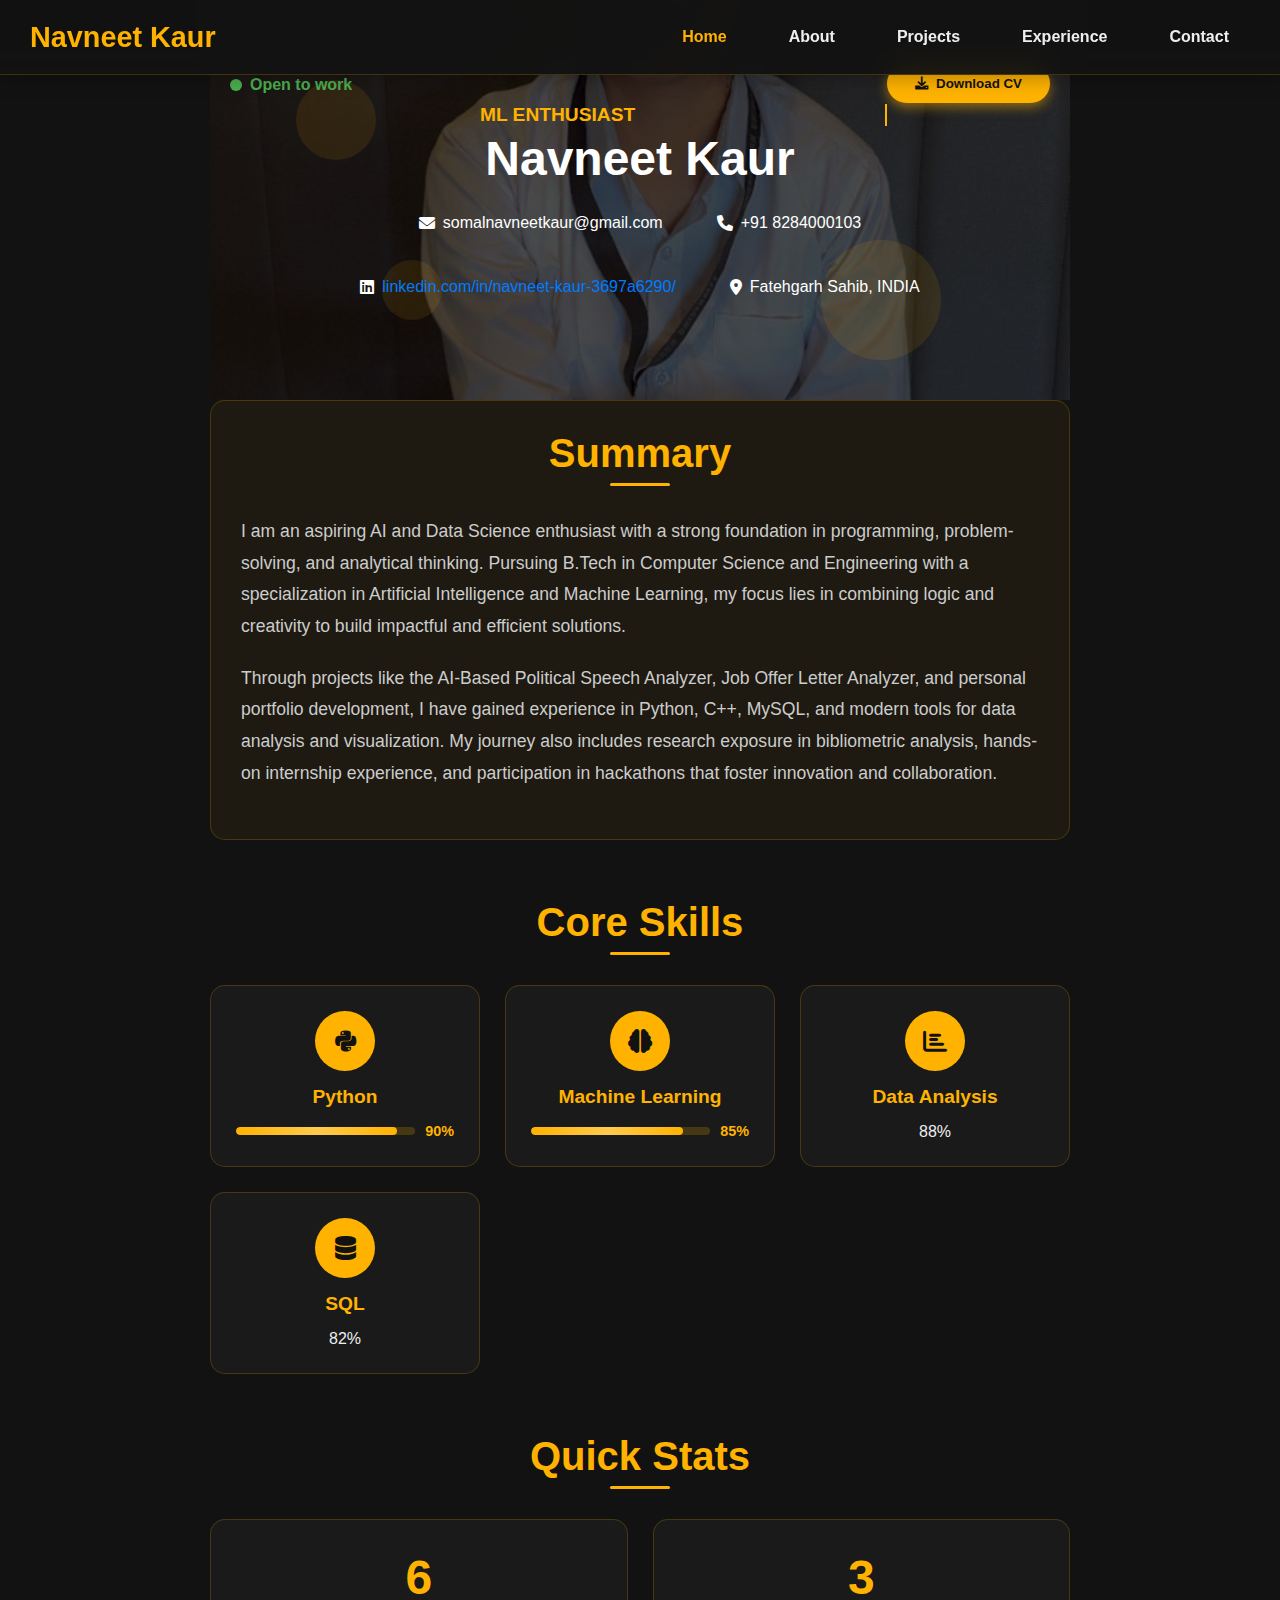
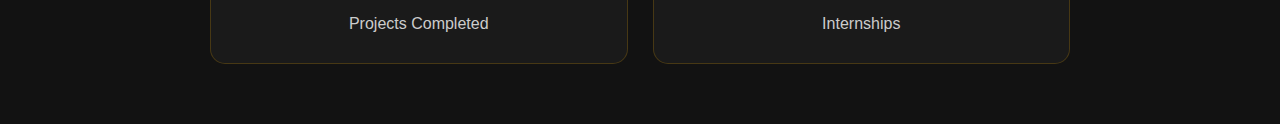
<file: index.html>
<!DOCTYPE html>
<html lang="en">
<head>
    <meta charset="UTF-8" />
    <meta name="viewport" content="width=device-width, initial-scale=1" />
    <title>Navneet Kaur Portfolio</title>
    <link rel="stylesheet" href="Global.css" />
    <link rel="stylesheet" href="resume.css" media="print" onload="this.media='all'" />
    <link rel="stylesheet" href="about.css" media="print" onload="this.media='all'" />
    <link rel="stylesheet" href="projects.css" media="print" onload="this.media='all'" />
    <link rel="stylesheet" href="experience.css" media="print" onload="this.media='all'" />
    <link rel="stylesheet" href="stylecontact.css" media="print" onload="this.media='all'" />
    <link rel="stylesheet" href="https://cdnjs.cloudflare.com/ajax/libs/font-awesome/6.0.0/css/all.min.css" crossorigin="anonymous" referrerpolicy="no-referrer" />
</head>
<body>
    <!-- Navigation Bar -->
    <nav class="navbar">
        <a href="index.html" class="logo">Navneet Kaur</a>
        <div class="hamburger">
            <span class="bar"></span>
            <span class="bar"></span>
            <span class="bar"></span>
        </div>
        <ul class="nav-links">
            <li><a href="index.html" class="nav-link active">Home</a></li>
            <li><a href="about.html" class="nav-link">About</a></li>
            <li><a href="projects.html" class="nav-link">Projects</a></li>
            <li><a href="experience.html" class="nav-link">Experience</a></li>
            <li><a href="contact.html" class="nav-link">Contact</a></li>
        </ul>
    </nav>

    <main class="main-content">
        <!-- Home Section -->
        <section id="home" class="tab-content active">
            <header class="header-section">
                <div class="header-overlay"></div>
                <div class="floating-shapes">
                    <div class="shape shape-1"></div>
                    <div class="shape shape-2"></div>
                    <div class="shape shape-3"></div>
                </div>
                <div class="header-content">
                    <div class="status">
                        <span class="status-dot"></span> Open to work
                    </div>
                    <button class="download-cv-btn" onclick="downloadCV()">
                        <i class="fas fa-download"></i>
                        Download CV
                    </button>
                    <h2 class="role typing-text">ML ENTHUSIAST</h2>
                    <h1 class="name">Navneet Kaur</h1>
                    <div class="contact-info">
                        <div class="contact-item" onclick="copyToClipboard('somalnavneetkaur@gmail.com')">
                            <i class="fas fa-envelope"></i> 
                            <span>somalnavneetkaur@gmail.com</span>
                            <div class="tooltip">Click to copy</div>
                        </div>
                        <div class="contact-item" onclick="copyToClipboard('+91 8284000103')">
                            <i class="fas fa-phone"></i> 
                            <span>+91 8284000103</span>
                            <div class="tooltip">Click to copy</div>
                        </div>
                        <div class="contact-item">
                            <i class="fab fa-linkedin"></i> 
                            <a href="https://linkedin.com/in/navneet-kaur-3697a6290/" target="_blank">linkedin.com/in/navneet-kaur-3697a6290/</a>
                        </div>
                        <div class="contact-item">
                            <i class="fas fa-map-marker-alt"></i> 
                            <span>Fatehgarh Sahib, INDIA</span>
                        </div>
                    </div>
                </div>
            </header>

            <section class="summary-container">
                <h2 class="section-title">Summary</h2>
                <div class="summary-content">
                    <p class="summary-text">
                        I am an aspiring AI and Data Science enthusiast with a strong foundation in programming, problem-solving, and analytical thinking. Pursuing B.Tech in Computer Science and Engineering with a specialization in Artificial Intelligence and Machine Learning, my focus lies in combining logic and creativity to build impactful and efficient solutions.
                    </p>
                    <p class="summary-text">
                        Through projects like the AI-Based Political Speech Analyzer, Job Offer Letter Analyzer, and personal portfolio development, I have gained experience in Python, C++, MySQL, and modern tools for data analysis and visualization. My journey also includes research exposure in bibliometric analysis, hands-on internship experience, and participation in hackathons that foster innovation and collaboration.
                    </p>
                </div>
            </section>

            <div class="skills-showcase">
                <h2 class="section-title">Core Skills</h2>
                <div class="skills-grid">
                    <div class="skill-card" data-skill="Python">
                        <div class="skill-icon">
                            <i class="fab fa-python"></i>
                        </div>
                        <h3>Python</h3>
                        <div class="skill-level">
                            <div class="progress-bar">
                                <div class="progress" style="width: 90%"></div>
                            </div>
                            <span>90%</span>
                        </div>
                    </div>
                    
                    <div class="skill-card" data-skill="Machine Learning">
                        <div class="skill-icon">
                            <i class="fas fa-brain"></i>
                        </div>
                        <h3>Machine Learning</h3>
                        <div class="skill-level">
                            <div class="progress-bar">
                                <div class="progress" style="width: 85%"></div>
                            </div>
                            <span>85%</span>
                        </div>
                    </div>
                    
                    <div class="skill-card" data-skill="Data Analysis">
                        <div class="skill-icon">
                            <i class="fas fa-chart-bar"></i>
                        </div>
                        <h3>Data Analysis</h3>
                        <div class="skill-level">
                            <div class="progress" style="width: 88%"></div>
                        </div>
                        <span>88%</span>
                    </div>
                    
                    <div class="skill-card" data-skill="SQL">
                        <div class="skill-icon">
                            <i class="fas fa-database"></i>
                        </div>
                        <h3>SQL</h3>
                        <div class="skill-level">
                            <div class="progress" style="width: 82%"></div>
                        </div>
                        <span>82%</span>
                    </div>
                </div>
            </div>

            <div class="stats-section">
                <h2 class="section-title">Quick Stats</h2>
                <div class="stats-grid">
                    <div class="stat-card">
                        <div class="stat-number" data-target="8">6</div>
                        <div class="stat-label">Projects Completed</div>
                    </div>
                    <div class="stat-card">
                        <div class="stat-number" data-target="3">3</div>
                        <div class="stat-label">Internships</div>
                    </div>
                </div>
            </div>
        </section>
    </main>

    <script>
        // Copy to clipboard function
        function copyToClipboard(text) {
            navigator.clipboard.writeText(text).then(() => {
                showNotification('Copied to clipboard!');
            });
        }

        // Show notification
        function showNotification(message) {
            const notification = document.createElement('div');
            notification.className = 'notification';
            notification.textContent = message;
            document.body.appendChild(notification);

            setTimeout(() => {
                notification.remove();
            }, 3000);
        }

        // Download CV function
        function downloadCV() {
            showNotification('CV download started!');
        }
    </script>
    <script src="script.js" defer></script>
</body>
</html>
</file>
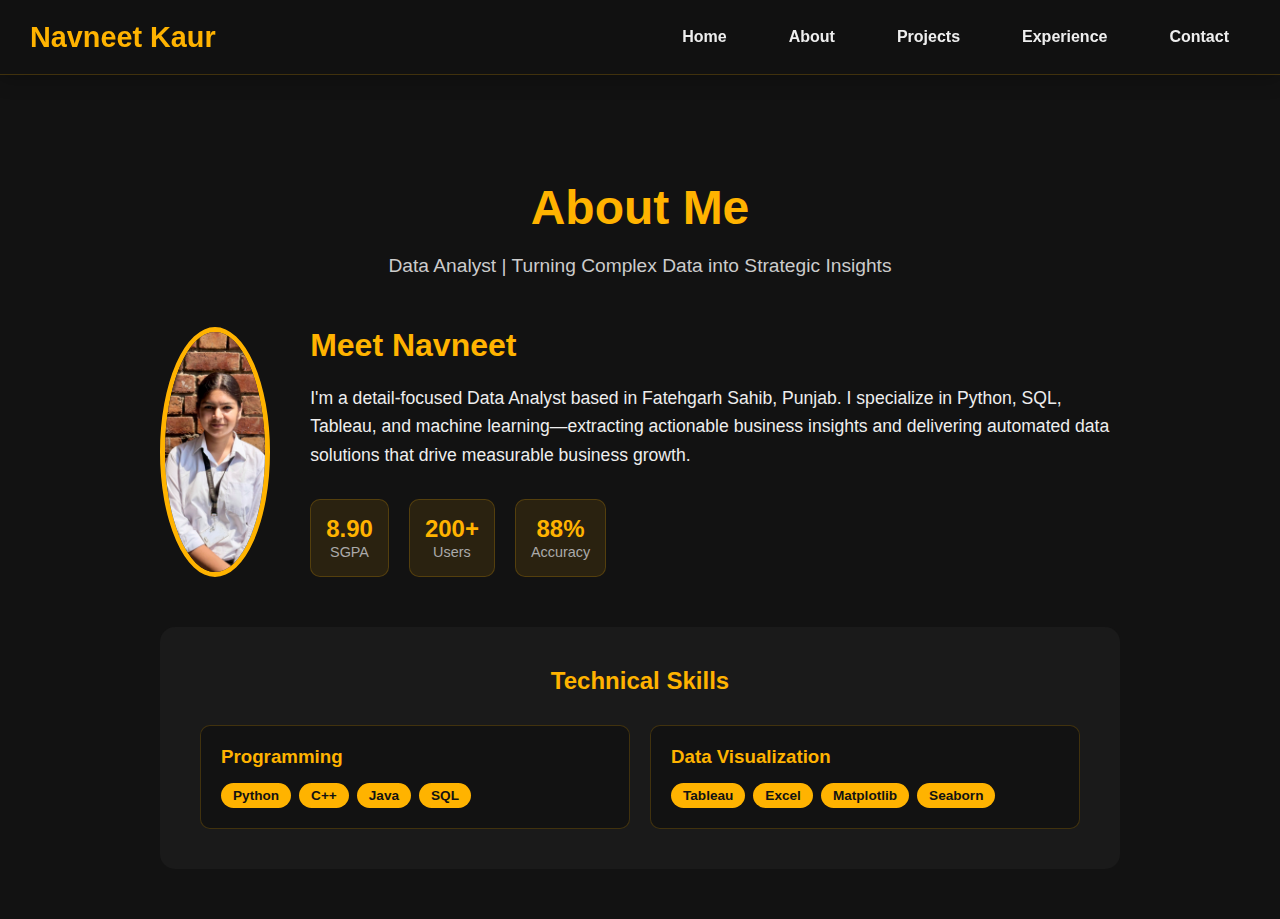
<file: about-simple.html>
<!DOCTYPE html>
<html lang="en">
<head>
    <meta charset="UTF-8">
    <meta name="viewport" content="width=device-width, initial-scale=1.0">
    <title>About Me - Navneet Kaur</title>
    <link rel="stylesheet" href="Global.css">
    <style>
        body {
            background-color: #121212;
            color: #eee;
            font-family: 'Segoe UI', Tahoma, Geneva, Verdana, sans-serif;
        }
        .about-container {
            max-width: 1000px;
            margin: 0 auto;
            padding: 100px 20px 50px 20px;
        }
        .about-header {
            text-align: center;
            margin-bottom: 50px;
        }
        .about-header h1 {
            font-size: 3rem;
            color: #ffb300;
            margin-bottom: 20px;
        }
        .tagline {
            font-size: 1.2rem;
            color: #ccc;
        }
        .profile-section {
            display: flex;
            align-items: center;
            gap: 40px;
            margin-bottom: 50px;
        }
        .profile-image {
            width: 250px;
            height: 250px;
            background: #1a1a1a;
            border-radius: 50%;
            border: 5px solid #ffb300;
            display: flex;
            align-items: center;
            justify-content: center;
            font-size: 4rem;
            color: #ffb300;
        }
        .profile-content h2 {
            font-size: 2rem;
            color: #ffb300;
            margin-bottom: 20px;
        }
        .intro-text {
            font-size: 1.1rem;
            line-height: 1.6;
            margin-bottom: 30px;
        }
        .stats {
            display: flex;
            gap: 20px;
        }
        .stat {
            background: rgba(255, 179, 0, 0.1);
            padding: 15px;
            border-radius: 10px;
            text-align: center;
            border: 1px solid rgba(255, 179, 0, 0.2);
        }
        .stat-number {
            display: block;
            font-size: 1.5rem;
            font-weight: bold;
            color: #ffb300;
        }
        .stat-label {
            font-size: 0.9rem;
            color: #aaa;
        }
        .skills-section {
            background: #1a1a1a;
            padding: 40px;
            border-radius: 15px;
            margin-top: 50px;
        }
        .skills-section h2 {
            color: #ffb300;
            text-align: center;
            margin-bottom: 30px;
        }
        .skills-grid {
            display: grid;
            grid-template-columns: repeat(auto-fit, minmax(250px, 1fr));
            gap: 20px;
        }
        .skill-category {
            background: #121212;
            padding: 20px;
            border-radius: 10px;
            border: 1px solid rgba(255, 179, 0, 0.2);
        }
        .skill-category h3 {
            color: #ffb300;
            margin-bottom: 15px;
        }
        .skill-tags {
            display: flex;
            flex-wrap: wrap;
            gap: 8px;
        }
        .skill-tag {
            background: #ffb300;
            color: #121212;
            padding: 5px 12px;
            border-radius: 15px;
            font-size: 0.85rem;
            font-weight: 600;
        }
        @media (max-width: 768px) {
            .profile-section {
                flex-direction: column;
                text-align: center;
            }
            .stats {
                justify-content: center;
            }
        }
    </style>
</head>
<body>
    <!-- Navigation Bar -->
    <header id="navbar"></header>

    <div class="about-container">
        <div class="about-header">
            <h1>About Me</h1>
            <div class="tagline">Data Analyst | Turning Complex Data into Strategic Insights</div>
        </div>

        <div class="profile-section">
            <div class="profile-image">
                <img src="IMG_8938.jpg" alt="Navneet Kaur" style="width: 100%; height: 100%; object-fit: cover; border-radius: 50%;">
            </div>
            <div class="profile-content">
                <h2>Meet Navneet</h2>
                <p class="intro-text">
                    I'm a detail-focused Data Analyst based in Fatehgarh Sahib, Punjab. I specialize in Python, SQL, Tableau, and machine learning—extracting actionable business insights and delivering automated data solutions that drive measurable business growth.
                </p>
                <div class="stats">
                    <div class="stat">
                        <span class="stat-number">8.90</span>
                        <span class="stat-label">SGPA</span>
                    </div>
                    <div class="stat">
                        <span class="stat-number">200+</span>
                        <span class="stat-label">Users</span>
                    </div>
                    <div class="stat">
                        <span class="stat-number">88%</span>
                        <span class="stat-label">Accuracy</span>
                    </div>
                </div>
            </div>
        </div>

        <div class="skills-section">
            <h2>Technical Skills</h2>
            <div class="skills-grid">
                <div class="skill-category">
                    <h3>Programming</h3>
                    <div class="skill-tags">
                        <span class="skill-tag">Python</span>
                        <span class="skill-tag">C++</span>
                        <span class="skill-tag">Java</span>
                        <span class="skill-tag">SQL</span>
                    </div>
                </div>
                <div class="skill-category">
                    <h3>Data Visualization</h3>
                    <div class="skill-tags">
                        <span class="skill-tag">Tableau</span>
                        <span class="skill-tag">Excel</span>
                        <span class="skill-tag">Matplotlib</span>
                        <span class="skill-tag">Seaborn</span>
                    </div>
                </div>
            </div>
        </div>
    </div>

    <script>
        fetch("nav.html")
            .then(response => response.text())
            .then(data => {
                document.getElementById("navbar").innerHTML = data;
                
                // Set active navigation link
                const currentPage = window.location.pathname.split('/').pop();
                const navLinks = document.querySelectorAll('.nav-link');
                
                navLinks.forEach(link => {
                    if (link.getAttribute('href') === currentPage) {
                        link.classList.add('active');
                    }
                });
            });
    </script>
</body>
</html>
</file>
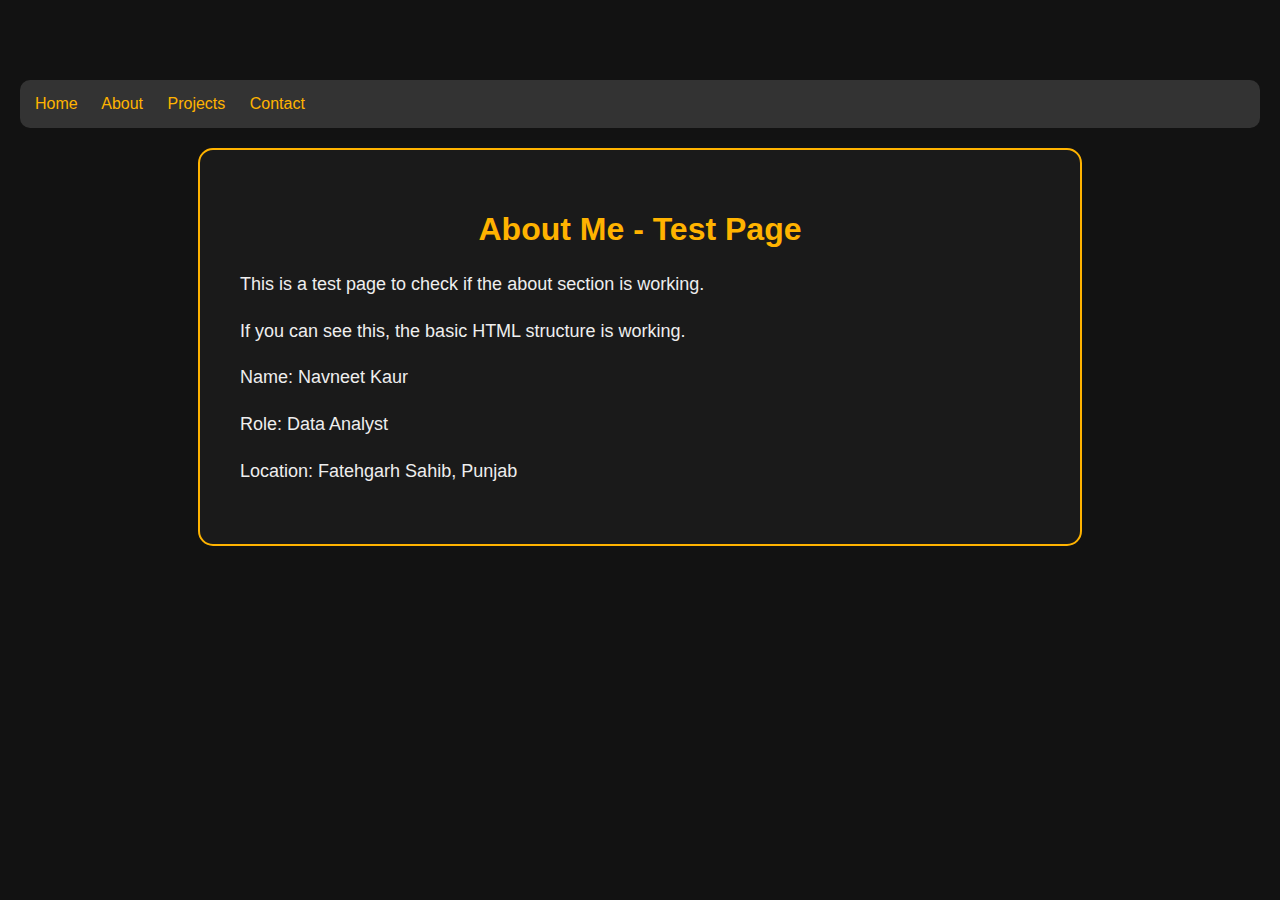
<file: about-test.html>
<!DOCTYPE html>
<html lang="en">
<head>
    <meta charset="UTF-8">
    <meta name="viewport" content="width=device-width, initial-scale=1.0">
    <title>About Test - Navneet Kaur</title>
    <style>
        body {
            font-family: Arial, sans-serif;
            background-color: #121212;
            color: #eee;
            margin: 0;
            padding: 80px 20px 20px 20px;
        }
        .test-container {
            max-width: 800px;
            margin: 0 auto;
            background: #1a1a1a;
            padding: 40px;
            border-radius: 15px;
            border: 2px solid #ffb300;
        }
        h1 {
            color: #ffb300;
            text-align: center;
        }
        p {
            font-size: 18px;
            line-height: 1.6;
        }
        .nav-test {
            background: #333;
            padding: 15px;
            margin-bottom: 20px;
            border-radius: 10px;
        }
        .nav-test a {
            color: #ffb300;
            text-decoration: none;
            margin-right: 20px;
        }
    </style>
</head>
<body>
    <div class="nav-test">
        <a href="index.html">Home</a>
        <a href="about.html">About</a>
        <a href="projects.html">Projects</a>
        <a href="contact.html">Contact</a>
    </div>

    <div class="test-container">
        <h1>About Me - Test Page</h1>
        <p>This is a test page to check if the about section is working.</p>
        <p>If you can see this, the basic HTML structure is working.</p>
        <p>Name: Navneet Kaur</p>
        <p>Role: Data Analyst</p>
        <p>Location: Fatehgarh Sahib, Punjab</p>
    </div>
</body>
</html>
</file>
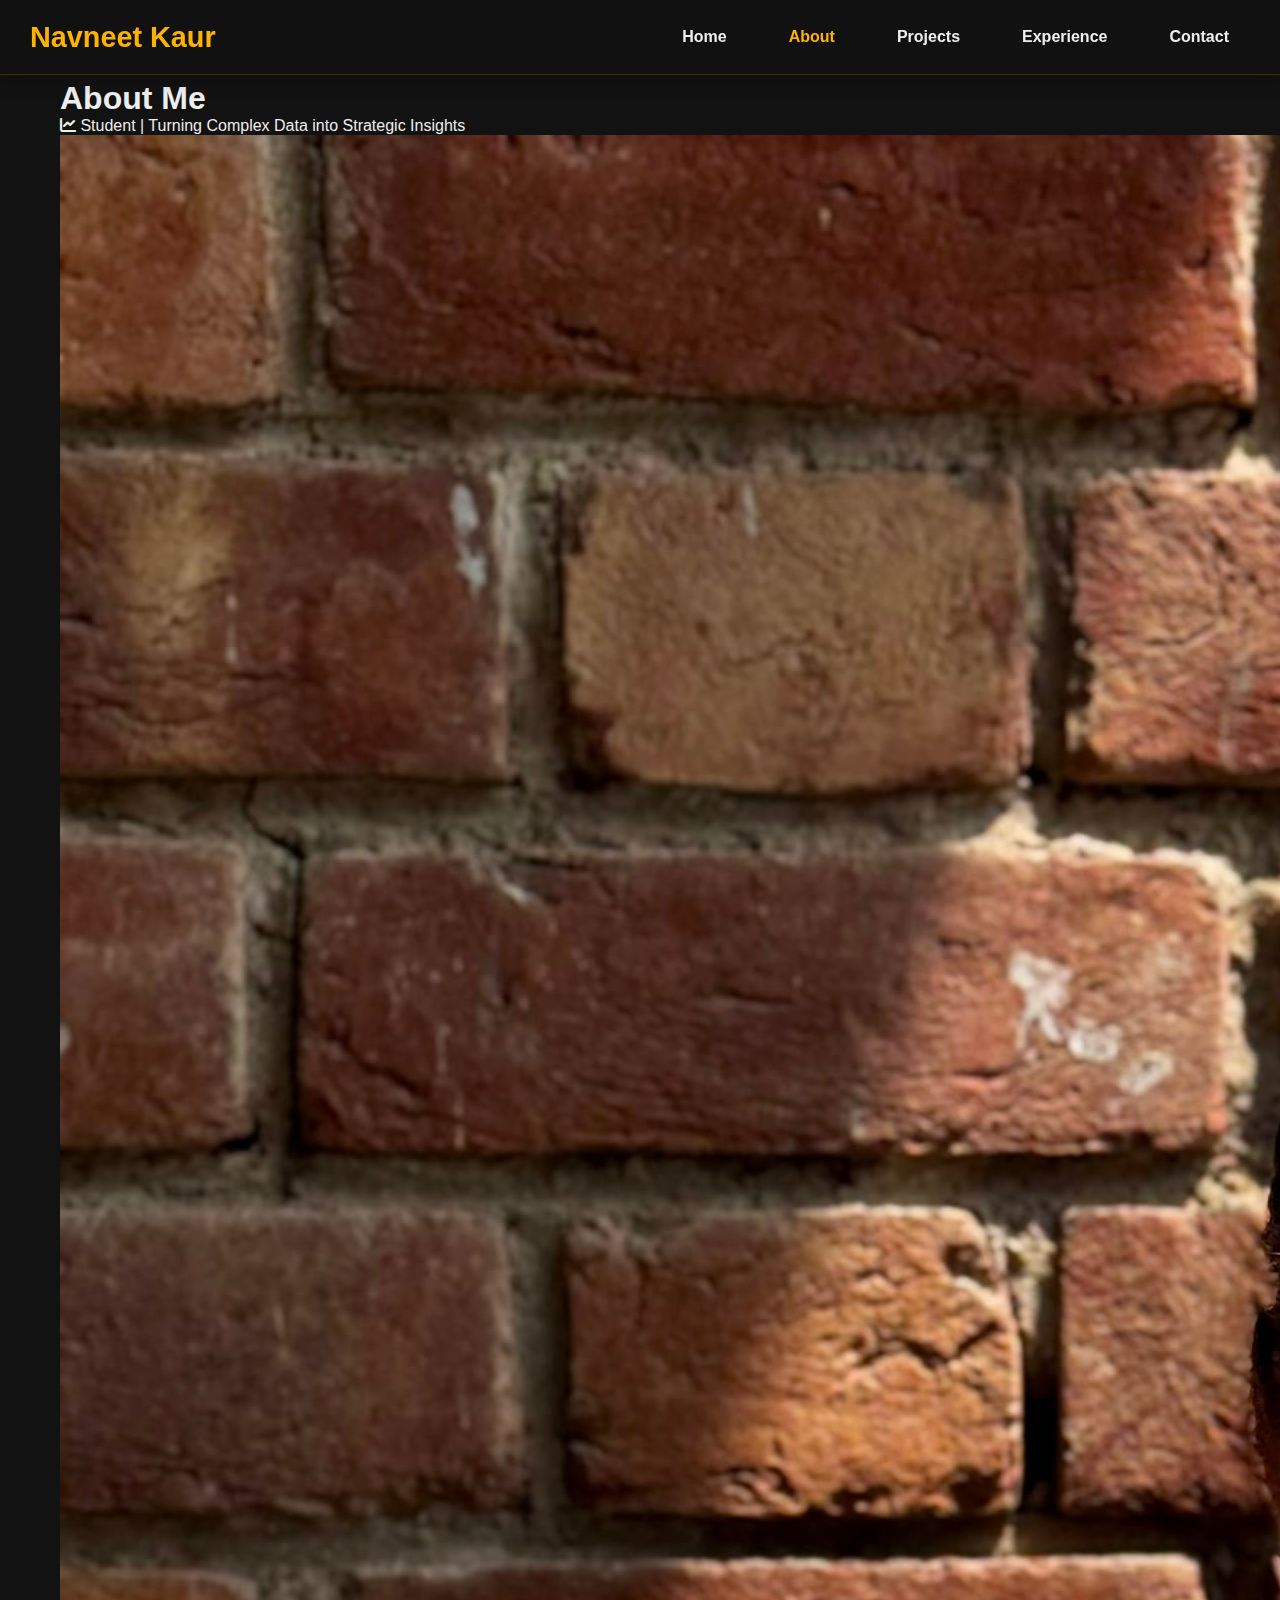
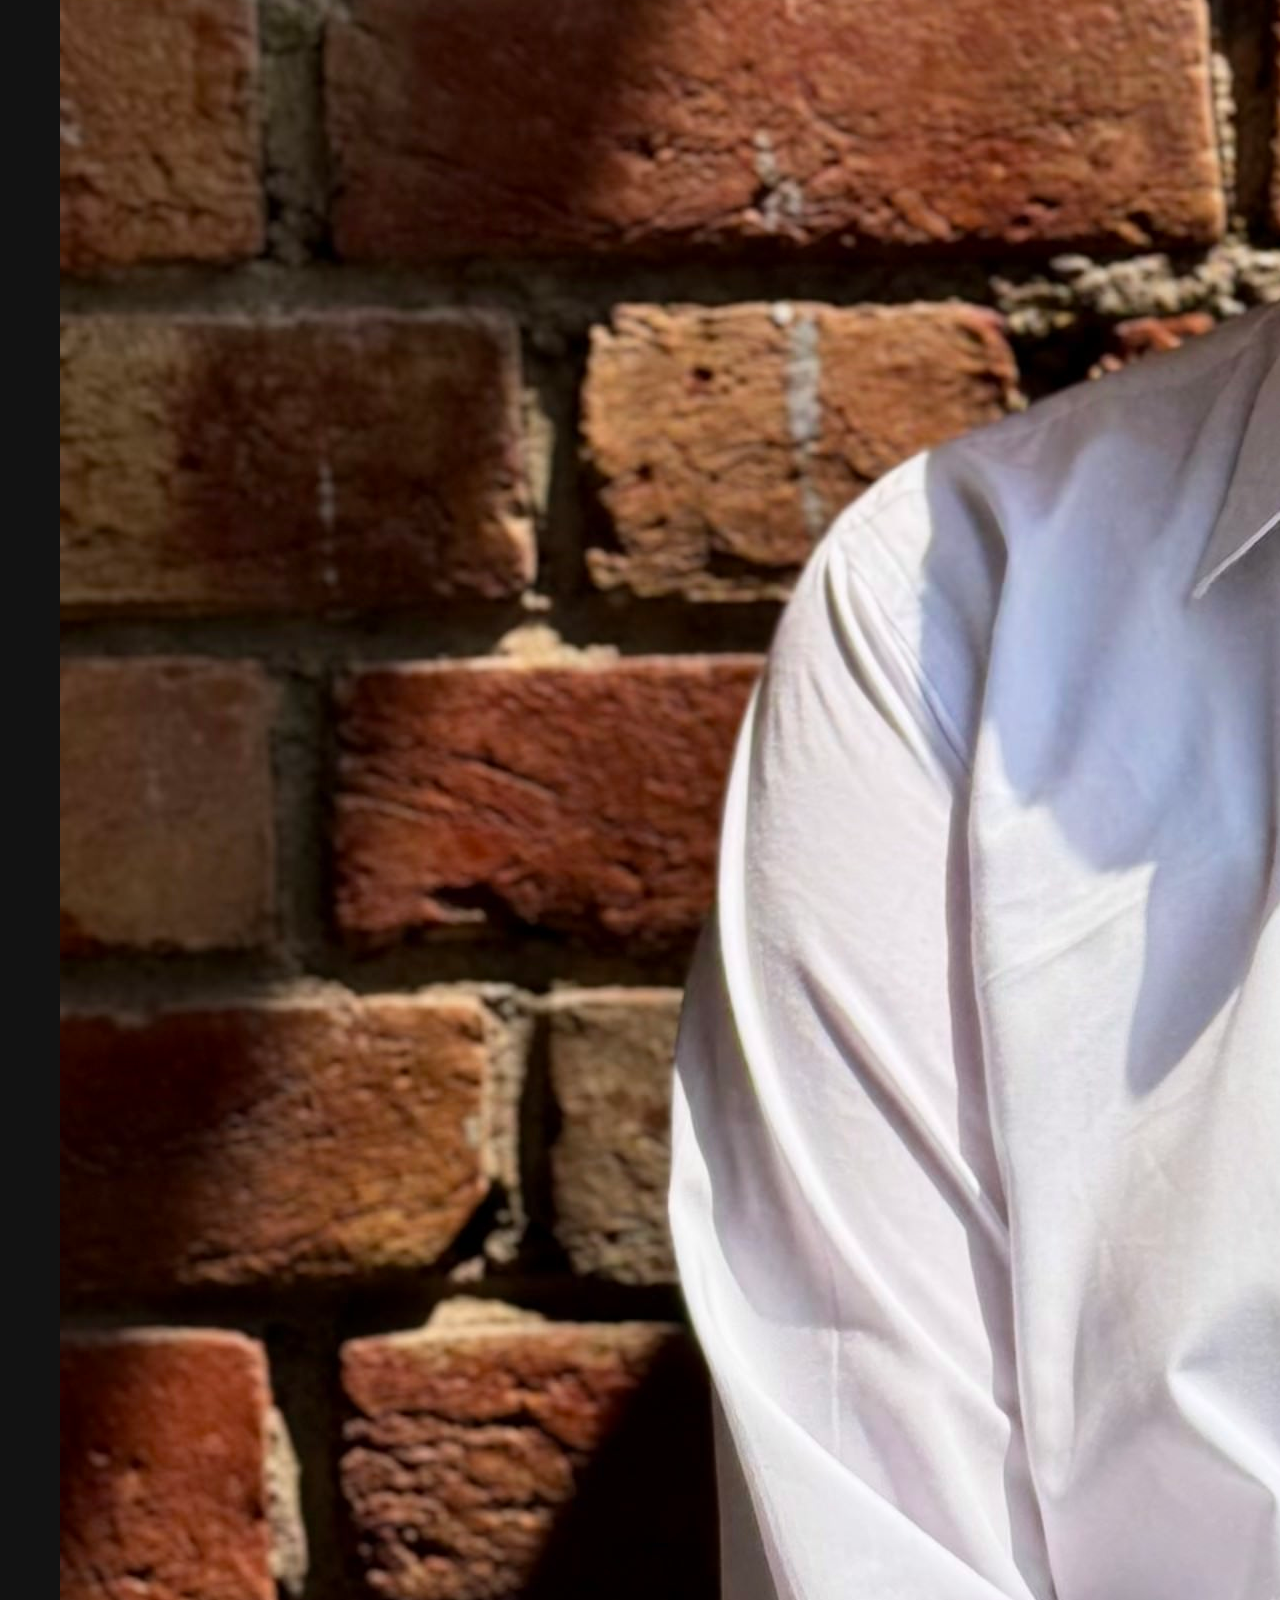
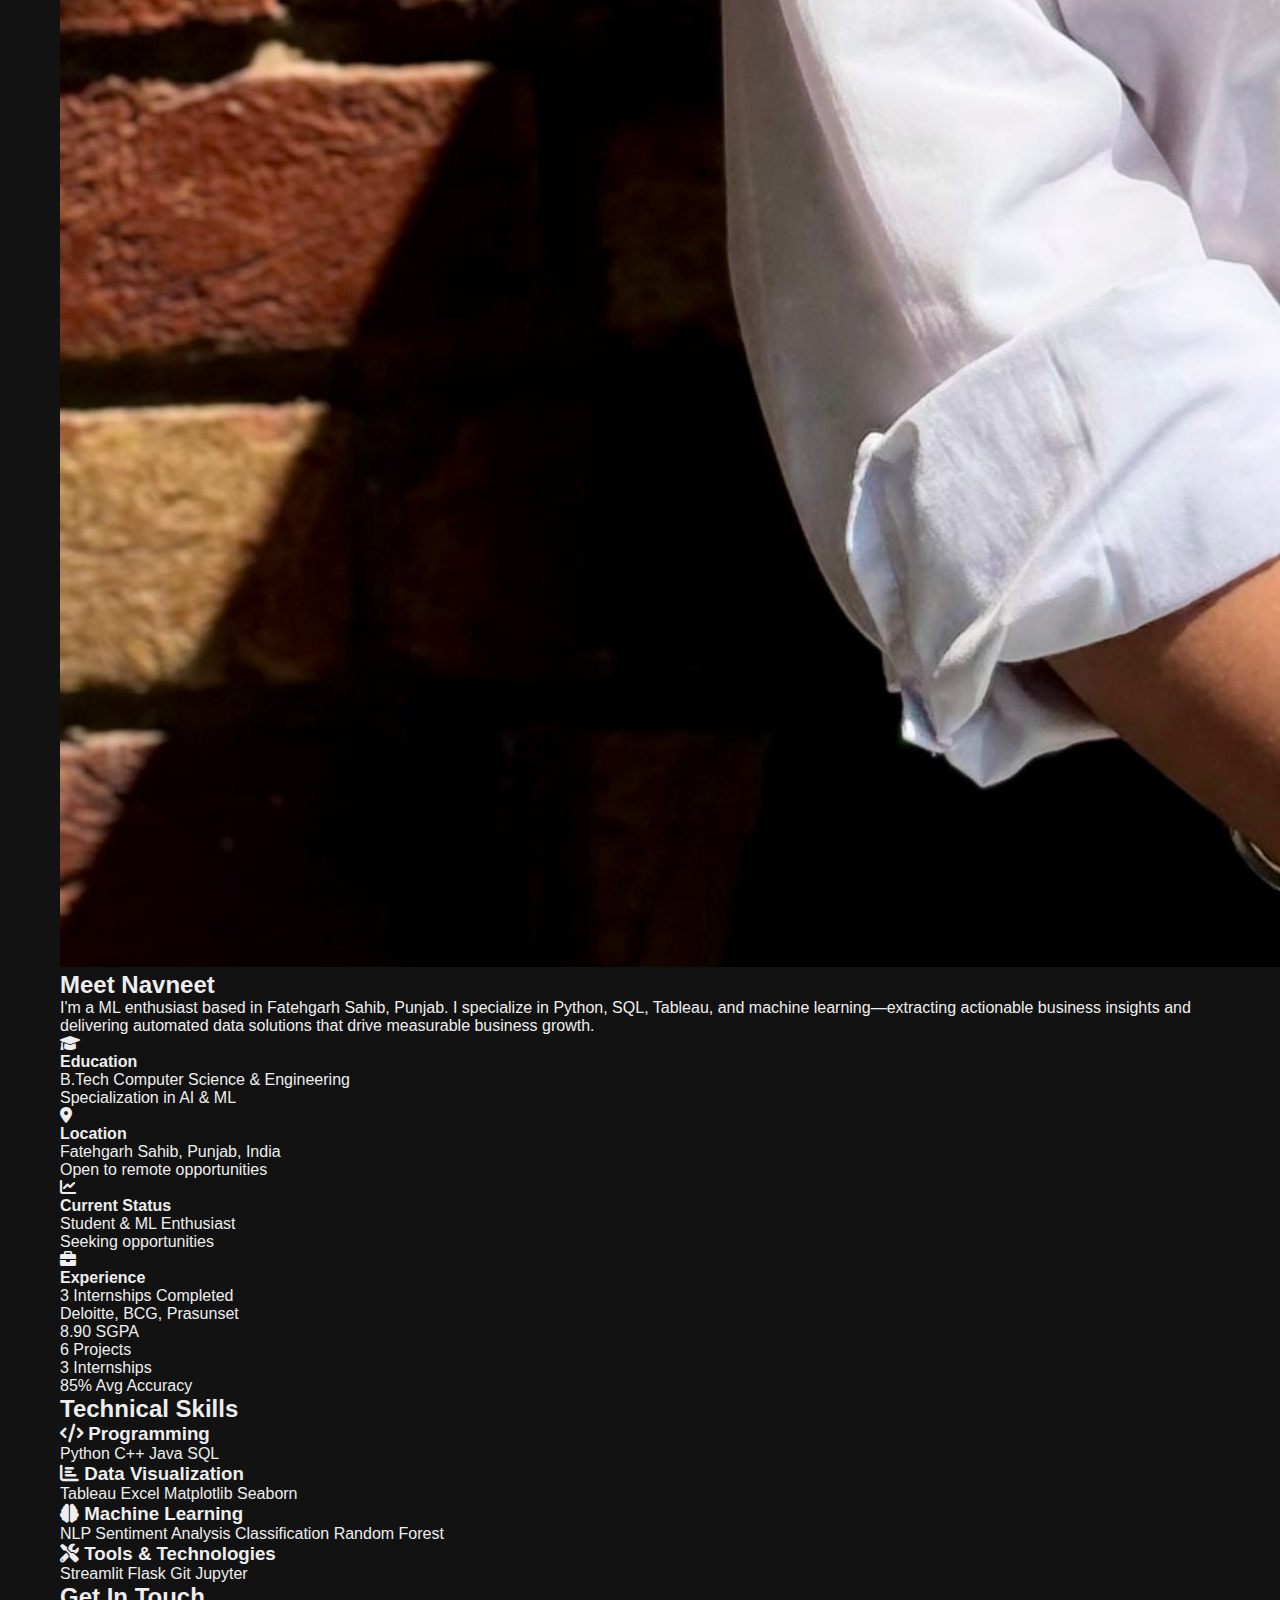
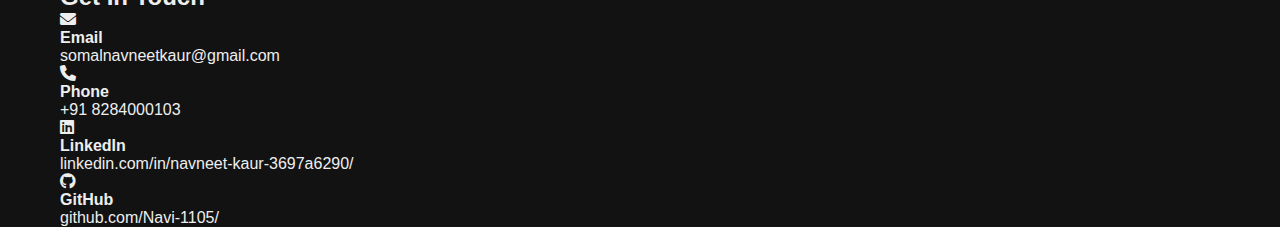
<file: about.html>
<!DOCTYPE html>
<html lang="en">
<head>
    <meta charset="UTF-8">
    <meta name="viewport" content="width=device-width, initial-scale=1.0">
    <title>About Me - Navneet Kaur</title>
    <link rel="stylesheet" href="Global.css">
    <link rel="stylesheet" href="style.css">
    <link rel="stylesheet" href="about.css">
    <link rel="stylesheet" href="https://cdnjs.cloudflare.com/ajax/libs/font-awesome/6.0.0/css/all.min.css" integrity="sha512-9usAa10IRO0HhonpyAIVpjrylPvoDwiPUiKdWk5t3PyolY1cOd4DSE0Ga+ri4AuTroPR5aQvXU9xC6qOPnzFeg==" crossorigin="anonymous" referrerpolicy="no-referrer">
</head>
<body>

    <!-- Navigation Bar -->
    <nav class="navbar">
        <a href="index.html" class="logo">Navneet Kaur</a>
        <div class="hamburger">
            <span class="bar"></span>
            <span class="bar"></span>
            <span class="bar"></span>
        </div>
        <ul class="nav-links">
            <li><a href="index.html" class="nav-link">Home</a></li>
            <li><a href="about.html" class="nav-link active">About</a></li>
            <li><a href="projects.html" class="nav-link">Projects</a></li>
            <li><a href="experience.html" class="nav-link">Experience</a></li>
            <li><a href="contact.html" class="nav-link">Contact</a></li>
        </ul>
    </nav>

    <!-- About Me Section -->
    <section class="about-hero">
        <div class="container">
            <div class="about-header">
                <h1>About Me</h1>
                <div class="professional-tagline">
                    <i class="fas fa-chart-line"></i>
                    Student | Turning Complex Data into Strategic Insights
                </div>
            </div>

            <div class="profile-overview">
                <div class="profile-image">
                    <img src="IMG_8938.jpg" alt="Navneet Kaur">
                </div>
                <div class="profile-content">
                    <h2>Meet Navneet</h2>
                    <p class="intro-text">
                        I'm a ML enthusiast based in Fatehgarh Sahib, Punjab. I specialize in Python, SQL, Tableau, and machine learning—extracting actionable business insights and delivering automated data solutions that drive measurable business growth.
                    </p>
                    
                    <!-- Personal Information Grid -->
                    <div class="personal-info-grid">
                        <div class="info-item">
                            <div class="info-icon">
                                <i class="fas fa-graduation-cap"></i>
                            </div>
                            <div class="info-content">
                                <h4>Education</h4>
                                <p>B.Tech Computer Science & Engineering</p>
                                <span class="sub-text">Specialization in AI & ML</span>
                            </div>
                        </div>
                        
                        <div class="info-item">
                            <div class="info-icon">
                                <i class="fas fa-map-marker-alt"></i>
                            </div>
                            <div class="info-content">
                                <h4>Location</h4>
                                <p>Fatehgarh Sahib, Punjab, India</p>
                                <span class="sub-text">Open to remote opportunities</span>
                            </div>
                        </div>
                        
                        <div class="info-item">
                            <div class="info-icon">
                                <i class="fas fa-chart-line"></i>
                            </div>
                            <div class="info-content">
                                <h4>Current Status</h4>
                                <p>Student & ML Enthusiast</p>
                                <span class="sub-text">Seeking opportunities</span>
                            </div>
                        </div>
                        
                        <div class="info-item">
                            <div class="info-icon">
                                <i class="fas fa-briefcase"></i>
                            </div>
                            <div class="info-content">
                                <h4>Experience</h4>
                                <p>3 Internships Completed</p>
                                <span class="sub-text">Deloitte, BCG, Prasunset</span>
                            </div>
                        </div>
                    </div>

                    <!-- Quick Stats -->
                    <div class="quick-stats">
                        <div class="stat">
                            <span class="stat-number">8.90</span>
                            <span class="stat-label">SGPA</span>
                        </div>
                        <div class="stat">
                            <span class="stat-number">6</span>
                            <span class="stat-label">Projects</span>
                        </div>
                        <div class="stat">
                            <span class="stat-number">3</span>
                            <span class="stat-label">Internships</span>
                        </div>
                        <div class="stat">
                            <span class="stat-number">85%</span>
                            <span class="stat-label">Avg Accuracy</span>
                        </div>
                    </div>
                </div>
            </div>
        </div>
    </section>

    <!-- Skills Section -->
    <section class="skills-section">
        <div class="container">
            <h2>Technical Skills</h2>
            <div class="skills-grid">
                <div class="skill-category">
                    <h3><i class="fas fa-code"></i> Programming</h3>
                    <div class="skill-tags">
                        <span class="skill-tag">Python</span>
                        <span class="skill-tag">C++</span>
                        <span class="skill-tag">Java</span>
                        <span class="skill-tag">SQL</span>
                    </div>
                </div>
                <div class="skill-category">
                    <h3><i class="fas fa-chart-bar"></i> Data Visualization</h3>
                    <div class="skill-tags">
                        <span class="skill-tag">Tableau</span>
                        <span class="skill-tag">Excel</span>
                        <span class="skill-tag">Matplotlib</span>
                        <span class="skill-tag">Seaborn</span>
                    </div>
                </div>
                <div class="skill-category">
                    <h3><i class="fas fa-brain"></i> Machine Learning</h3>
                    <div class="skill-tags">
                        <span class="skill-tag">NLP</span>
                        <span class="skill-tag">Sentiment Analysis</span>
                        <span class="skill-tag">Classification</span>
                        <span class="skill-tag">Random Forest</span>
                    </div>
                </div>
                <div class="skill-category">
                    <h3><i class="fas fa-tools"></i> Tools & Technologies</h3>
                    <div class="skill-tags">
                        <span class="skill-tag">Streamlit</span>
                        <span class="skill-tag">Flask</span>
                        <span class="skill-tag">Git</span>
                        <span class="skill-tag">Jupyter</span>
                    </div>
                </div>
            </div>
        </div>
    </section>

    <!-- Contact Information Section -->
    <section class="contact-info-section">
        <div class="container">
            <h2>Get In Touch</h2>
            <div class="contact-grid">
                <div class="contact-item">
                    <div class="contact-icon">
                        <i class="fas fa-envelope"></i>
                    </div>
                    <div class="contact-details">
                        <h4>Email</h4>
                        <p>somalnavneetkaur@gmail.com</p>
                    </div>
                </div>
                
                <div class="contact-item">
                    <div class="contact-icon">
                        <i class="fas fa-phone"></i>
                    </div>
                    <div class="contact-details">
                        <h4>Phone</h4>
                        <p>+91 8284000103</p>
                    </div>
                </div>
                
                <div class="contact-item">
                    <div class="contact-icon">
                        <i class="fab fa-linkedin"></i>
                    </div>
                    <div class="contact-details">
                        <h4>LinkedIn</h4>
                        <p>linkedin.com/in/navneet-kaur-3697a6290/</p>
                    </div>
                </div>
                
                <div class="contact-item">
                    <div class="contact-icon">
                        <i class="fab fa-github"></i>
                    </div>
                    <div class="contact-details">
                        <h4>GitHub</h4>
                        <p>github.com/Navi-1105/</p>
                    </div>
                </div>
            </div>
        </div>
    </section>

</body>
</html>
</file>
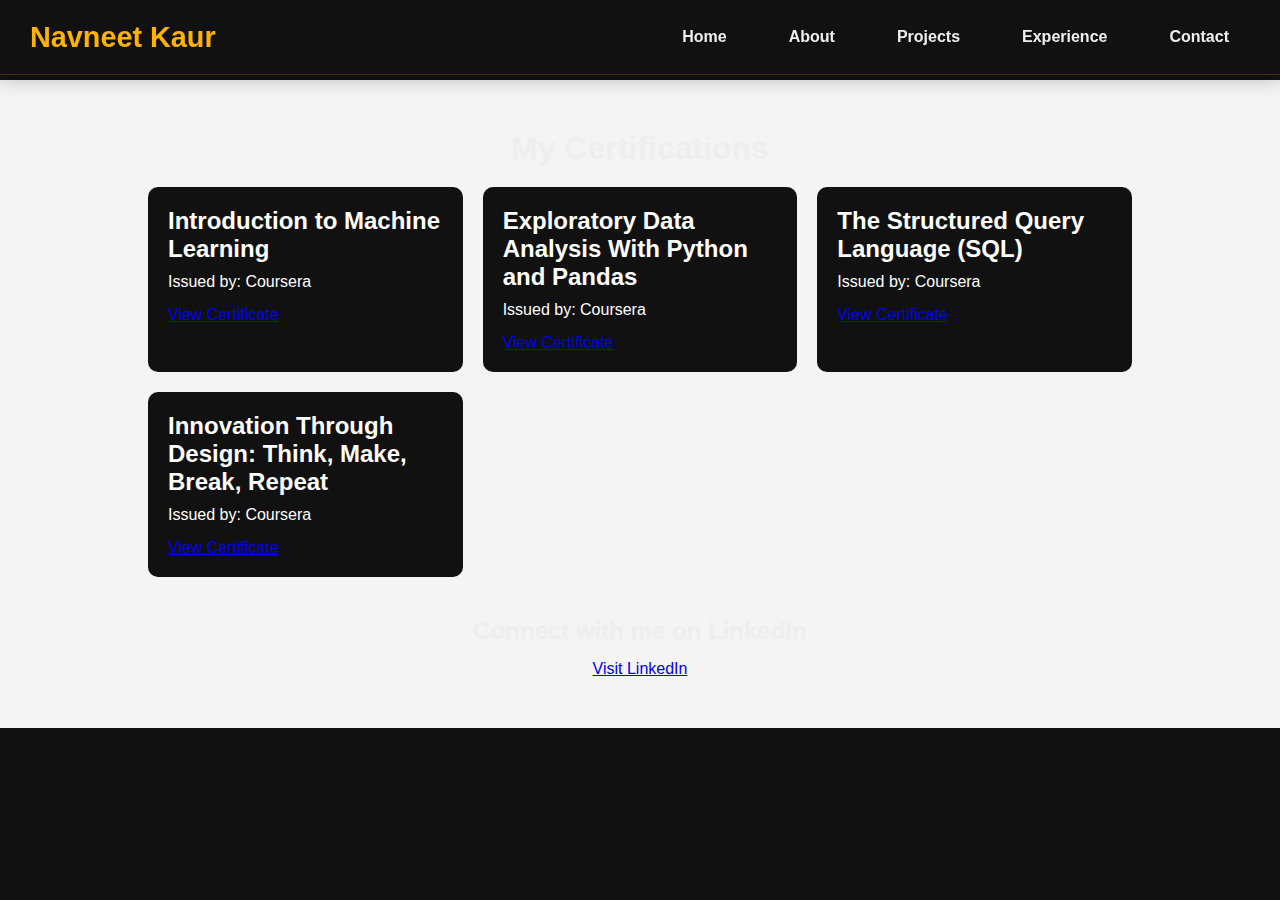
<file: certification.html>
<!DOCTYPE html>
<html lang="en">
<head>
    <meta charset="UTF-8">
    <meta name="viewport" content="width=device-width, initial-scale=1.0">
    <title>Certifications - Navneet Kaur</title>
    <link rel="stylesheet" href="Global.css">
    <link rel="stylesheet" href="certification.css">
</head>
<body>

    <!-- Navigation Bar -->
    <nav class="navbar">
        <a href="index.html" class="logo">Navneet Kaur</a>
        <ul class="nav-links">
            <li><a href="index.html" class="nav-link">Home</a></li>
            <li><a href="about.html" class="nav-link">About</a></li>
            <li><a href="projects.html" class="nav-link">Projects</a></li>
            <li><a href="experience.html" class="nav-link">Experience</a></li>
            <li><a href="contact.html" class="nav-link">Contact</a></li>
        </ul>
    </nav>

    <!-- Certifications Section -->
    <section class="certifications">
        <div class="container">
            <h2>My Certifications</h2>

            <div class="certifications-list">

                <!-- Certificate 1 -->
                <div class="certification-item">
                    <h3>Introduction to Machine Learning</h3>
                    <p>Issued by: Coursera</p>
                    <a href="https://coursera.org/share/a9cb8865812f7b265232fe28911e2292" target="_blank" class="btn">View Certificate</a>
                </div>

                <!-- Certificate 2 -->
                <div class="certification-item">
                    <h3>Exploratory Data Analysis With Python and Pandas</h3>
                    <p>Issued by: Coursera</p>
                    <a href="https://coursera.org/share/cd5e0a58aff843110a77384ef47125d1" target="_blank" class="btn">View Certificate</a>
                </div>

                <!-- Certificate 3 -->
                <div class="certification-item">
                    <h3>The Structured Query Language (SQL)</h3>
                    <p>Issued by:  Coursera</p>
                    <a href="https://coursera.org/share/417e66993c98826754f5d0ca998af7ce" target="_blank" class="btn">View Certificate</a>
                </div>
                <div class="certification-item">
                    <h3>Innovation Through Design: Think, Make, Break, Repeat</h3>
                    <p>Issued by: Coursera</p>
                    <a href="https://coursera.org/share/e122536dc1c90890bbb60c8afe7452c9" target="_blank" class="btn">View Certificate</a>
                </div>

            </div>

            <!-- LinkedIn Profile -->
            <div class="linkedin-section">
                <h3>Connect with me on LinkedIn</h3>
                <a href="www.linkedin.com/in/navneet-kaur-3697a6290" target="_blank" class="btn">Visit LinkedIn</a>
            </div>

        </div>
    </section>



</body>
</html>
</file>
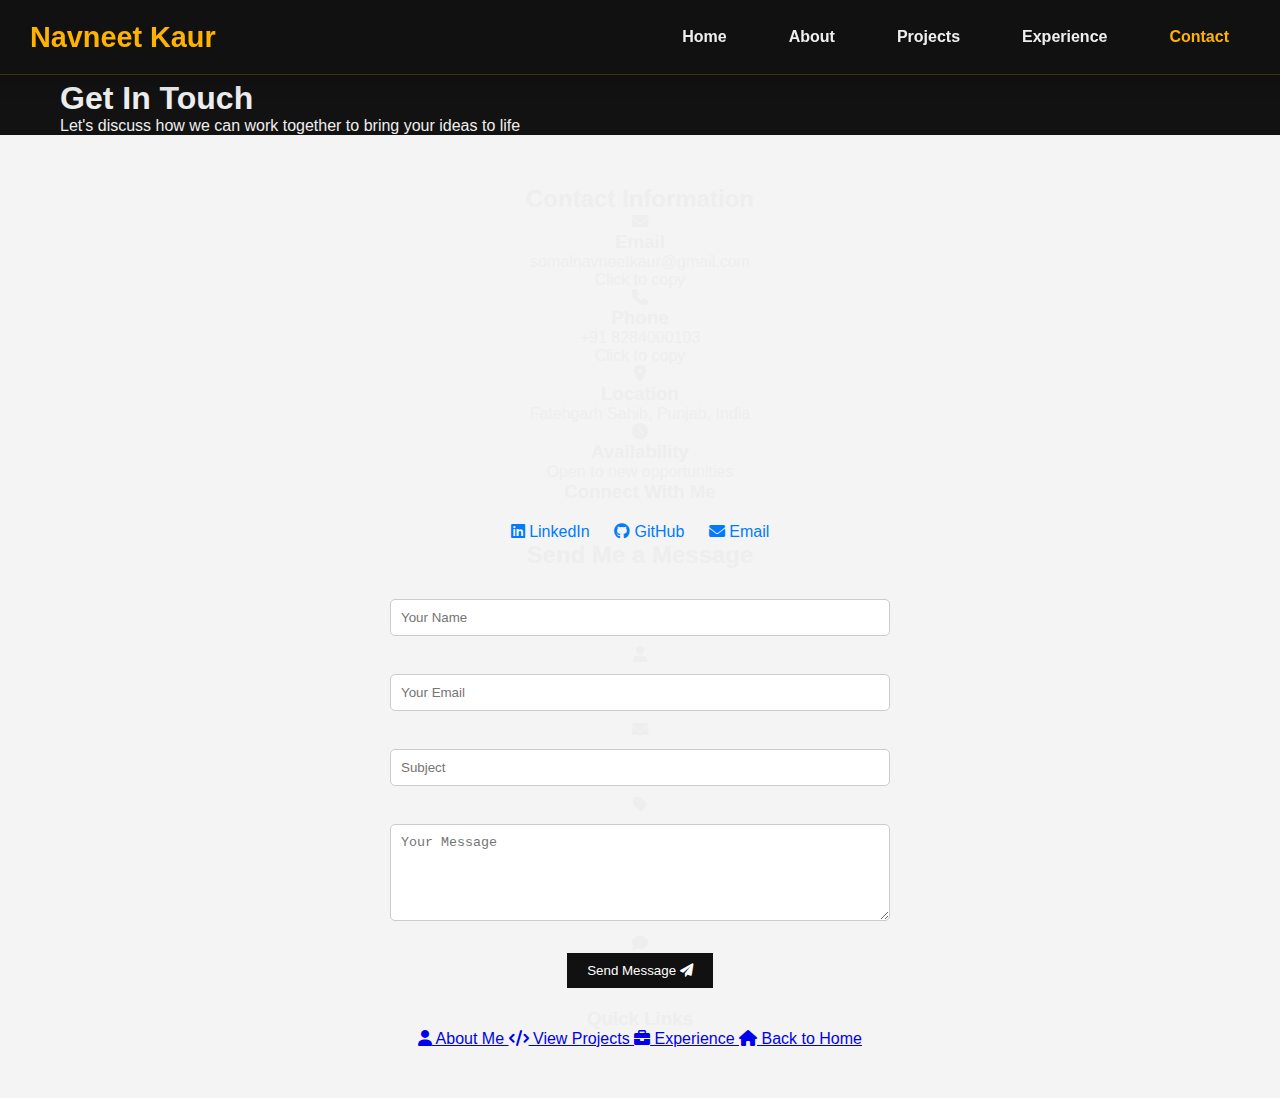
<file: contact.html>
<!DOCTYPE html>
<html lang="en">
<head>
    <meta charset="UTF-8">
    <meta name="viewport" content="width=device-width, initial-scale=1.0">
    <title>Contact - Navneet Kaur</title>
    <link rel="stylesheet" href="Global.css">
    <link rel="stylesheet" href="stylecontact.css">
    <link rel="stylesheet" href="https://cdnjs.cloudflare.com/ajax/libs/font-awesome/6.0.0/css/all.min.css" integrity="sha512-9usAa10IRO0HhonpyAIVpjrylPvoDwiPUiKdWk5t3PyolY1cOd4DSE0Ga+ri4AuTroPR5aQvXU9xC6qOPnzFeg==" crossorigin="anonymous" referrerpolicy="no-referrer">
</head>
<body>

    <!-- Navigation Bar -->
    <nav class="navbar">
        <a href="index.html" class="logo">Navneet Kaur</a>
        <div class="hamburger">
            <span class="bar"></span>
            <span class="bar"></span>
            <span class="bar"></span>
        </div>
        <ul class="nav-links">
            <li><a href="index.html" class="nav-link">Home</a></li>
            <li><a href="about.html" class="nav-link">About</a></li>
            <li><a href="projects.html" class="nav-link">Projects</a></li>
            <li><a href="experience.html" class="nav-link">Experience</a></li>
            <li><a href="contact.html" class="nav-link active">Contact</a></li>
        </ul>
    </nav>

    <!-- Contact Hero Section -->
    <section class="contact-hero">
        <div class="container">
            <div class="hero-content">
                <h1>Get In Touch</h1>
                <p class="hero-subtitle">Let's discuss how we can work together to bring your ideas to life</p>
            </div>
        </div>
    </section>

    <!-- Contact Section -->
    <section class="contact">
        <div class="container">
            <div class="contact-grid">
                <!-- Contact Information -->
                <div class="contact-info-section">
                    <h2>Contact Information</h2>
                    
                    <div class="contact-cards">
                        <div class="contact-card" onclick="copyToClipboard('somalnavneetkaur@gmail.com')">
                            <div class="card-icon">
                                <i class="fas fa-envelope"></i>
                            </div>
                            <div class="card-content">
                                <h3>Email</h3>
                                <p>somalnavneetkaur@gmail.com</p>
                                <div class="tooltip">Click to copy</div>
                            </div>
                        </div>

                        <div class="contact-card" onclick="copyToClipboard('+91 8284000103')">
                            <div class="card-icon">
                                <i class="fas fa-phone"></i>
                            </div>
                            <div class="card-content">
                                <h3>Phone</h3>
                                <p>+91 8284000103</p>
                                <div class="tooltip">Click to copy</div>
                            </div>
                        </div>

                        <div class="contact-card">
                            <div class="card-icon">
                                <i class="fas fa-map-marker-alt"></i>
                            </div>
                            <div class="card-content">
                                <h3>Location</h3>
                                <p>Fatehgarh Sahib, Punjab, India</p>
                            </div>
                        </div>

                        <div class="contact-card">
                            <div class="card-icon">
                                <i class="fas fa-clock"></i>
                            </div>
                            <div class="card-content">
                                <h3>Availability</h3>
                                <p>Open to new opportunities</p>
                            </div>
                        </div>
                    </div>

                    <!-- Social Media Links -->
                    <div class="social-links-section">
                        <h3>Connect With Me</h3>
                        <div class="social-links">
                            <a href="https://www.linkedin.com/in/navneet-kaur-3697a6290" target="_blank" class="social-link linkedin">
                                <i class="fab fa-linkedin"></i>
                                <span>LinkedIn</span>
                            </a>
                            <a href="https://github.com/Navi-1105/" target="_blank" class="social-link github">
                                <i class="fab fa-github"></i>
                                <span>GitHub</span>
                            </a>
                            <a href="mailto:somalnavneetkaur@gmail.com" class="social-link email">
                                <i class="fas fa-envelope"></i>
                                <span>Email</span>
                            </a>
                        </div>
                    </div>
                </div>

                <!-- Contact Form -->
                <div class="contact-form-section">
                    <h2>Send Me a Message</h2>
                    <form class="contact-form" id="contactForm">
                        <div class="form-group">
                            <div class="input-wrapper">
                                <input type="text" name="name" id="name" placeholder="Your Name" required>
                                <i class="fas fa-user"></i>
                            </div>
                            <div class="error-message" id="nameError"></div>
                        </div>

                        <div class="form-group">
                            <div class="input-wrapper">
                                <input type="email" name="email" id="email" placeholder="Your Email" required>
                                <i class="fas fa-envelope"></i>
                            </div>
                            <div class="error-message" id="emailError"></div>
                        </div>

                        <div class="form-group">
                            <div class="input-wrapper">
                                <input type="text" name="subject" id="subject" placeholder="Subject" required>
                                <i class="fas fa-tag"></i>
                            </div>
                            <div class="error-message" id="subjectError"></div>
                        </div>

                        <div class="form-group">
                            <div class="input-wrapper">
                                <textarea name="message" id="message" placeholder="Your Message" rows="5" required></textarea>
                                <i class="fas fa-comment"></i>
                            </div>
                            <div class="error-message" id="messageError"></div>
                        </div>

                        <button type="submit" class="submit-btn">
                            <span class="btn-text">Send Message</span>
                            <span class="btn-icon">
                                <i class="fas fa-paper-plane"></i>
                            </span>
                        </button>
                    </form>
                </div>
            </div>

            <!-- Quick Navigation -->
            <div class="quick-navigation">
                <h3>Quick Links</h3>
                <div class="nav-buttons">
                    <a href="about.html" class="nav-btn">
                        <i class="fas fa-user"></i>
                        About Me
                    </a>
                    <a href="projects.html" class="nav-btn">
                        <i class="fas fa-code"></i>
                        View Projects
                    </a>
                    <a href="experience.html" class="nav-btn">
                        <i class="fas fa-briefcase"></i>
                        Experience
                    </a>
                    <a href="index.html" class="nav-btn">
                        <i class="fas fa-home"></i>
                        Back to Home
                    </a>
                </div>
            </div>
        </div>
    </section>

    <!-- Interactive Scripts -->
    <script>
        // Form validation and submission
        const form = document.getElementById('contactForm');
        const inputs = form.querySelectorAll('input, textarea');

        // Real-time validation
        inputs.forEach(input => {
            input.addEventListener('blur', validateField);
            input.addEventListener('input', clearError);
        });

        function validateField(e) {
            const field = e.target;
            const value = field.value.trim();
            const errorElement = document.getElementById(field.name + 'Error');
            
            // Clear previous error
            clearError(e);
            
            // Validation rules
            if (field.required && !value) {
                showError(field, 'This field is required');
                return false;
            }
            
            if (field.type === 'email' && value) {
                const emailRegex = /^[^\s@]+@[^\s@]+\.[^\s@]+$/;
                if (!emailRegex.test(value)) {
                    showError(field, 'Please enter a valid email address');
                    return false;
                }
            }
            
            if (field.name === 'message' && value.length < 10) {
                showError(field, 'Message must be at least 10 characters long');
                return false;
            }
            
            return true;
        }

        function showError(field, message) {
            const errorElement = document.getElementById(field.name + 'Error');
            errorElement.textContent = message;
            field.classList.add('error');
        }

        function clearError(e) {
            const field = e.target;
            const errorElement = document.getElementById(field.name + 'Error');
            errorElement.textContent = '';
            field.classList.remove('error');
        }

        // Form submission
        form.addEventListener('submit', function(e) {
            e.preventDefault();
            
            // Validate all fields
            let isValid = true;
            inputs.forEach(input => {
                if (!validateField({ target: input })) {
                    isValid = false;
                }
            });
            
            if (isValid) {
                // Simulate form submission
                const submitBtn = form.querySelector('.submit-btn');
                const btnText = submitBtn.querySelector('.btn-text');
                const btnIcon = submitBtn.querySelector('.btn-icon');
                
                // Show loading state
                btnText.textContent = 'Sending...';
                btnIcon.innerHTML = '<i class="fas fa-spinner fa-spin"></i>';
                submitBtn.disabled = true;
                
                // Simulate API call
                setTimeout(() => {
                    showNotification('Message sent successfully! I\'ll get back to you soon.');
                    form.reset();
                    btnText.textContent = 'Send Message';
                    btnIcon.innerHTML = '<i class="fas fa-paper-plane"></i>';
                    submitBtn.disabled = false;
                }, 2000);
            }
        });

        // Copy to clipboard function
        function copyToClipboard(text) {
            navigator.clipboard.writeText(text).then(() => {
                showNotification('Copied to clipboard!');
            });
        }

        // Show notification
        function showNotification(message) {
            const notification = document.createElement('div');
            notification.className = 'notification';
            notification.textContent = message;
            document.body.appendChild(notification);
            
            setTimeout(() => {
                notification.remove();
            }, 3000);
        }

        // Contact card interactions
        document.querySelectorAll('.contact-card').forEach(card => {
            card.addEventListener('mouseenter', function() {
                this.style.transform = 'translateY(-5px) scale(1.02)';
            });
            
            card.addEventListener('mouseleave', function() {
                this.style.transform = 'translateY(0) scale(1)';
            });
        });

        // Social link interactions
        document.querySelectorAll('.social-link').forEach(link => {
            link.addEventListener('mouseenter', function() {
                this.style.transform = 'translateY(-3px)';
            });
            
            link.addEventListener('mouseleave', function() {
                this.style.transform = 'translateY(0)';
            });
        });

        // Input focus effects
        document.querySelectorAll('.input-wrapper input, .input-wrapper textarea').forEach(input => {
            input.addEventListener('focus', function() {
                this.parentElement.classList.add('focused');
            });
            
            input.addEventListener('blur', function() {
                if (!this.value) {
                    this.parentElement.classList.remove('focused');
                }
            });
        });
    </script>

</body>
</html>
</file>
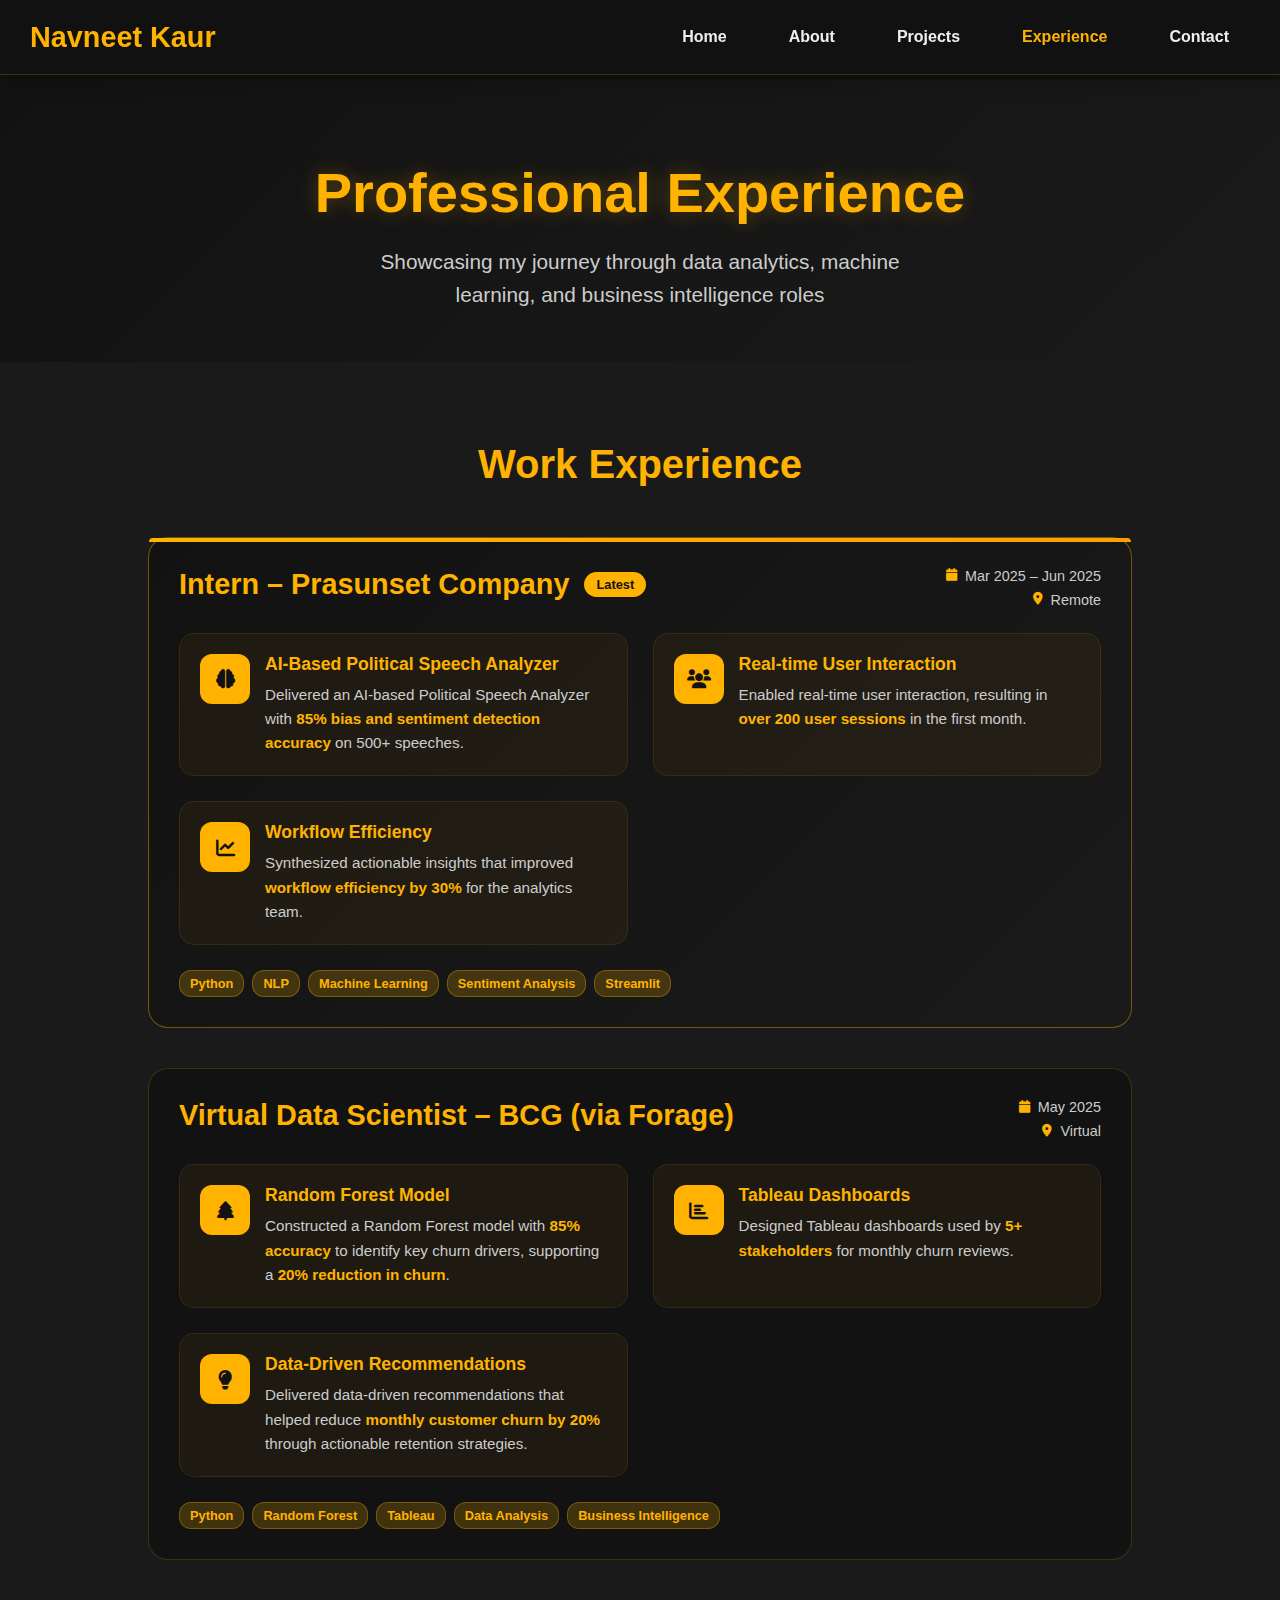
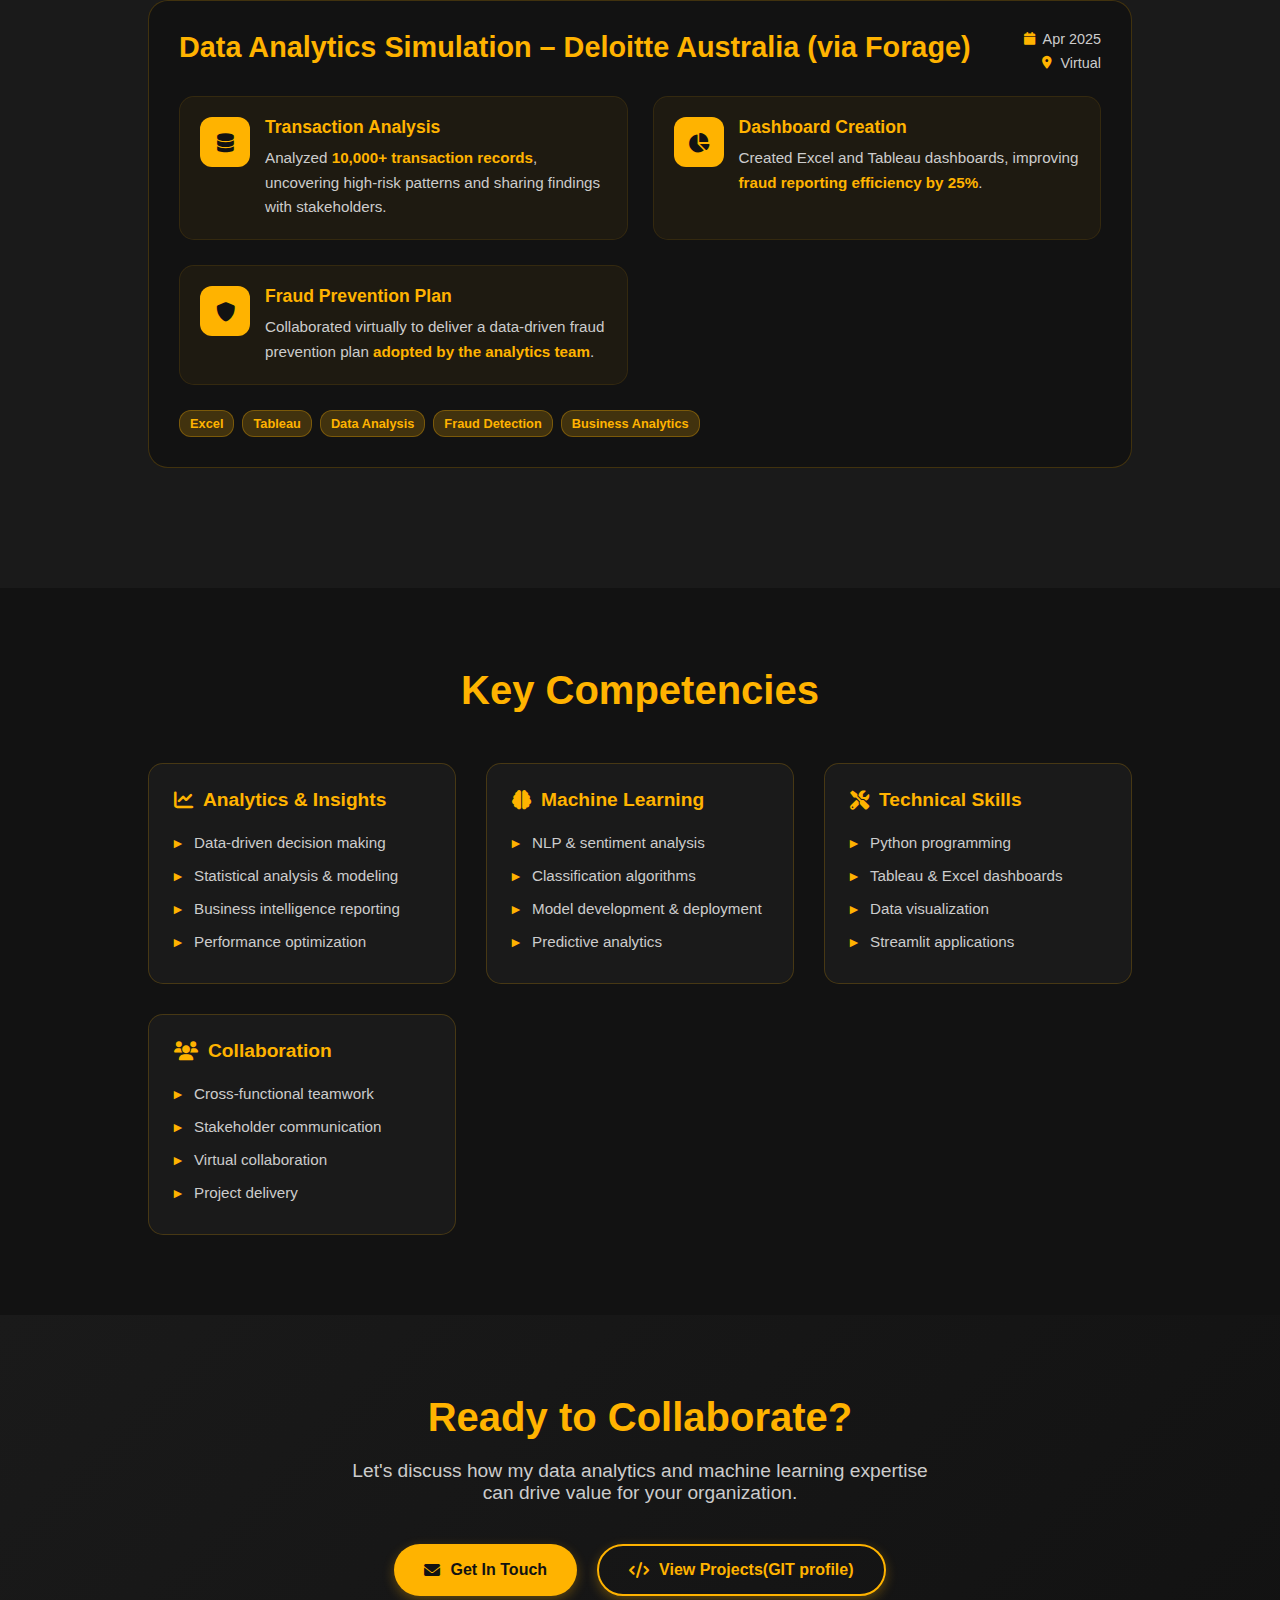
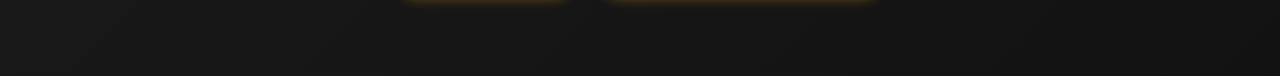
<file: experience.html>
<!DOCTYPE html>
<html lang="en">
<head>
    <meta charset="UTF-8">
    <meta name="viewport" content="width=device-width, initial-scale=1.0">
    <title>Experience - Navneet Kaur</title>
    <link rel="stylesheet" href="Global.css">
    <link rel="stylesheet" href="experience.css">
    <link rel="stylesheet" href="https://cdnjs.cloudflare.com/ajax/libs/font-awesome/6.0.0/css/all.min.css" integrity="sha512-9usAa10IRO0HhonpyAIVpjrylPvoDwiPUiKdWk5t3PyolY1cOd4DSE0Ga+ri4AuTroPR5aQvXU9xC6qOPnzFeg==" crossorigin="anonymous" referrerpolicy="no-referrer">
</head>
<body>

    <!-- Navigation Bar -->
    <nav class="navbar">
        <a href="index.html" class="logo">Navneet Kaur</a>
        <div class="hamburger">
            <span class="bar"></span>
            <span class="bar"></span>
            <span class="bar"></span>
        </div>
        <ul class="nav-links">
            <li><a href="index.html" class="nav-link">Home</a></li>
            <li><a href="about.html" class="nav-link">About</a></li>
            <li><a href="projects.html" class="nav-link">Projects</a></li>
            <li><a href="experience.html" class="nav-link active">Experience</a></li>
            <li><a href="contact.html" class="nav-link">Contact</a></li>
        </ul>
    </nav>

    <!-- Experience Hero Section -->
    <section class="experience-hero">
        <div class="container">
            <div class="hero-content">
                <h1>Professional Experience</h1>
                <p class="hero-subtitle">Showcasing my journey through data analytics, machine learning, and business intelligence roles</p>
            </div>
        </div>
    </section>

    <!-- Experience Timeline -->
    <section class="experience-timeline">
        <div class="container">
            <h2>Work Experience</h2>
            
            <!-- Experience 1: Prasunset Company -->
            <div class="experience-card featured">
                <div class="experience-header">
                    <div class="company-info">
                        <h3>Intern – Prasunset Company</h3>
                        <div class="company-badge">Latest</div>
                    </div>
                    <div class="experience-meta">
                        <span class="duration"><i class="fas fa-calendar"></i> Mar 2025 – Jun 2025</span>
                        <span class="location"><i class="fas fa-map-marker-alt"></i> Remote</span>
                    </div>
                </div>
                
                <div class="experience-content">
                    <div class="achievement-grid">
                        <div class="achievement-item">
                            <div class="achievement-icon">
                                <i class="fas fa-brain"></i>
                            </div>
                            <div class="achievement-content">
                                <h4>AI-Based Political Speech Analyzer</h4>
                                <p>Delivered an AI-based Political Speech Analyzer with <strong>85% bias and sentiment detection accuracy</strong> on 500+ speeches.</p>
                            </div>
                        </div>
                        
                        <div class="achievement-item">
                            <div class="achievement-icon">
                                <i class="fas fa-users"></i>
                            </div>
                            <div class="achievement-content">
                                <h4>Real-time User Interaction</h4>
                                <p>Enabled real-time user interaction, resulting in <strong>over 200 user sessions</strong> in the first month.</p>
                            </div>
                        </div>
                        
                        <div class="achievement-item">
                            <div class="achievement-icon">
                                <i class="fas fa-chart-line"></i>
                            </div>
                            <div class="achievement-content">
                                <h4>Workflow Efficiency</h4>
                                <p>Synthesized actionable insights that improved <strong>workflow efficiency by 30%</strong> for the analytics team.</p>
                            </div>
                        </div>
                    </div>
                    
                    <div class="tech-stack">
                        <span class="tech-tag">Python</span>
                        <span class="tech-tag">NLP</span>
                        <span class="tech-tag">Machine Learning</span>
                        <span class="tech-tag">Sentiment Analysis</span>
                        <span class="tech-tag">Streamlit</span>
                    </div>
                </div>
            </div>

            <!-- Experience 2: BCG -->
            <div class="experience-card">
                <div class="experience-header">
                    <div class="company-info">
                        <h3>Virtual Data Scientist – BCG (via Forage)</h3>
                    </div>
                    <div class="experience-meta">
                        <span class="duration"><i class="fas fa-calendar"></i> May 2025</span>
                        <span class="location"><i class="fas fa-map-marker-alt"></i> Virtual</span>
                    </div>
                </div>
                
                <div class="experience-content">
                    <div class="achievement-grid">
                        <div class="achievement-item">
                            <div class="achievement-icon">
                                <i class="fas fa-tree"></i>
                            </div>
                            <div class="achievement-content">
                                <h4>Random Forest Model</h4>
                                <p>Constructed a Random Forest model with <strong>85% accuracy</strong> to identify key churn drivers, supporting a <strong>20% reduction in churn</strong>.</p>
                            </div>
                        </div>
                        
                        <div class="achievement-item">
                            <div class="achievement-icon">
                                <i class="fas fa-chart-bar"></i>
                            </div>
                            <div class="achievement-content">
                                <h4>Tableau Dashboards</h4>
                                <p>Designed Tableau dashboards used by <strong>5+ stakeholders</strong> for monthly churn reviews.</p>
                            </div>
                        </div>
                        
                        <div class="achievement-item">
                            <div class="achievement-icon">
                                <i class="fas fa-lightbulb"></i>
                            </div>
                            <div class="achievement-content">
                                <h4>Data-Driven Recommendations</h4>
                                <p>Delivered data-driven recommendations that helped reduce <strong>monthly customer churn by 20%</strong> through actionable retention strategies.</p>
                            </div>
                        </div>
                    </div>
                    
                    <div class="tech-stack">
                        <span class="tech-tag">Python</span>
                        <span class="tech-tag">Random Forest</span>
                        <span class="tech-tag">Tableau</span>
                        <span class="tech-tag">Data Analysis</span>
                        <span class="tech-tag">Business Intelligence</span>
                    </div>
                </div>
            </div>

            <!-- Experience 3: Deloitte -->
            <div class="experience-card">
                <div class="experience-header">
                    <div class="company-info">
                        <h3>Data Analytics Simulation – Deloitte Australia (via Forage)</h3>
                    </div>
                    <div class="experience-meta">
                        <span class="duration"><i class="fas fa-calendar"></i> Apr 2025</span>
                        <span class="location"><i class="fas fa-map-marker-alt"></i> Virtual</span>
                    </div>
                </div>
                
                <div class="experience-content">
                    <div class="achievement-grid">
                        <div class="achievement-item">
                            <div class="achievement-icon">
                                <i class="fas fa-database"></i>
                            </div>
                            <div class="achievement-content">
                                <h4>Transaction Analysis</h4>
                                <p>Analyzed <strong>10,000+ transaction records</strong>, uncovering high-risk patterns and sharing findings with stakeholders.</p>
                            </div>
                        </div>
                        
                        <div class="achievement-item">
                            <div class="achievement-icon">
                                <i class="fas fa-chart-pie"></i>
                            </div>
                            <div class="achievement-content">
                                <h4>Dashboard Creation</h4>
                                <p>Created Excel and Tableau dashboards, improving <strong>fraud reporting efficiency by 25%</strong>.</p>
                            </div>
                        </div>
                        
                        <div class="achievement-item">
                            <div class="achievement-icon">
                                <i class="fas fa-shield-alt"></i>
                            </div>
                            <div class="achievement-content">
                                <h4>Fraud Prevention Plan</h4>
                                <p>Collaborated virtually to deliver a data-driven fraud prevention plan <strong>adopted by the analytics team</strong>.</p>
                            </div>
                        </div>
                    </div>
                    
                    <div class="tech-stack">
                        <span class="tech-tag">Excel</span>
                        <span class="tech-tag">Tableau</span>
                        <span class="tech-tag">Data Analysis</span>
                        <span class="tech-tag">Fraud Detection</span>
                        <span class="tech-tag">Business Analytics</span>
                    </div>
                </div>
            </div>
        </div>
    </section>

    <!-- Skills Summary -->
    <section class="skills-summary">
        <div class="container">
            <h2>Key Competencies</h2>
            <div class="competencies-grid">
                <div class="competency-category">
                    <h3><i class="fas fa-chart-line"></i> Analytics & Insights</h3>
                    <ul>
                        <li>Data-driven decision making</li>
                        <li>Statistical analysis & modeling</li>
                        <li>Business intelligence reporting</li>
                        <li>Performance optimization</li>
                    </ul>
                </div>
                
                <div class="competency-category">
                    <h3><i class="fas fa-brain"></i> Machine Learning</h3>
                    <ul>
                        <li>NLP & sentiment analysis</li>
                        <li>Classification algorithms</li>
                        <li>Model development & deployment</li>
                        <li>Predictive analytics</li>
                    </ul>
                </div>
                
                <div class="competency-category">
                    <h3><i class="fas fa-tools"></i> Technical Skills</h3>
                    <ul>
                        <li>Python programming</li>
                        <li>Tableau & Excel dashboards</li>
                        <li>Data visualization</li>
                        <li>Streamlit applications</li>
                    </ul>
                </div>
                
                <div class="competency-category">
                    <h3><i class="fas fa-users"></i> Collaboration</h3>
                    <ul>
                        <li>Cross-functional teamwork</li>
                        <li>Stakeholder communication</li>
                        <li>Virtual collaboration</li>
                        <li>Project delivery</li>
                    </ul>
                </div>
            </div>
        </div>
    </section>

    <!-- Call to Action -->
    <section class="cta-section">
        <div class="container">
            <div class="cta-content">
                <h2>Ready to Collaborate?</h2>
                <p>Let's discuss how my data analytics and machine learning expertise can drive value for your organization.</p>
                <div class="cta-buttons">
                    <a href="contact.html" class="btn-primary">
                        <i class="fas fa-envelope"></i>
                        Get In Touch
                    </a>
                    <a href="https://github.com/Navi-1105/" class="btn-secondary">
                        <i class="fas fa-code"></i>
                        View Projects(GIT profile)
                    </a>
                </div>
            </div>
        </div>
    </section>

</body>
</html>
</file>
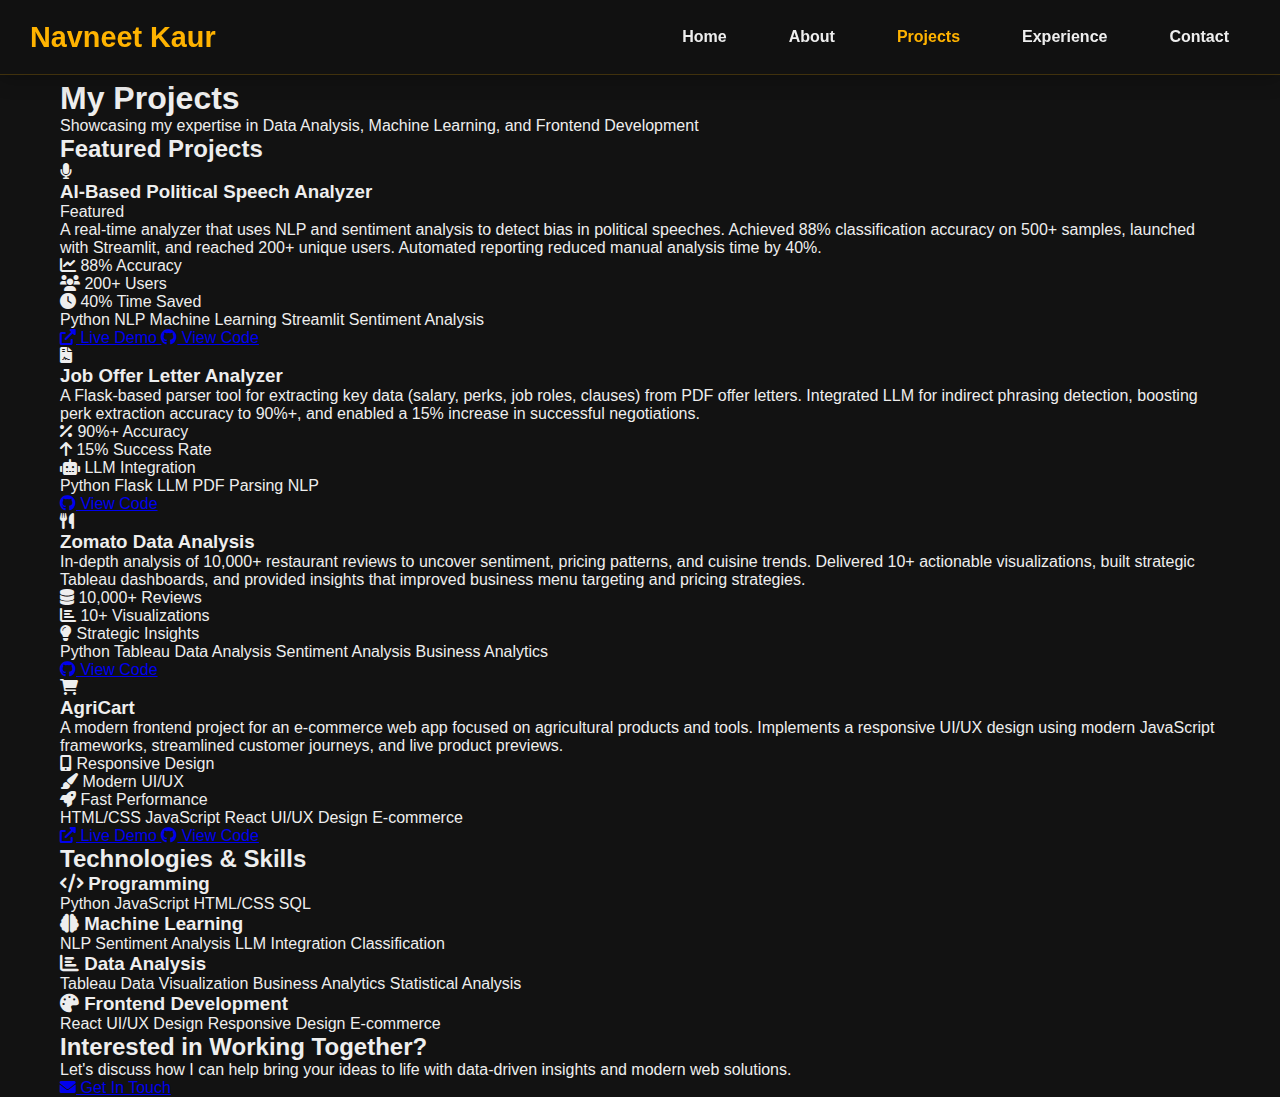
<file: projects.html>
<!DOCTYPE html>
<html lang="en">
<head>
    <meta charset="UTF-8">
    <meta name="viewport" content="width=device-width, initial-scale=1.0">
    <title>Projects - Navneet Kaur</title>
    <link rel="stylesheet" href="Global.css">
    <link rel="stylesheet" href="projects.css">
    <link rel="stylesheet" href="https://cdnjs.cloudflare.com/ajax/libs/font-awesome/6.0.0/css/all.min.css" integrity="sha512-9usAa10IRO0HhonpyAIVpjrylPvoDwiPUiKdWk5t3PyolY1cOd4DSE0Ga+ri4AuTroPR5aQvXU9xC6qOPnzFeg==" crossorigin="anonymous" referrerpolicy="no-referrer">
</head>
<body>

    <!-- Navigation Bar -->
    <nav class="navbar">
        <a href="index.html" class="logo">Navneet Kaur</a>
        <div class="hamburger">
            <span class="bar"></span>
            <span class="bar"></span>
            <span class="bar"></span>
        </div>
        <ul class="nav-links">
            <li><a href="index.html" class="nav-link">Home</a></li>
            <li><a href="about.html" class="nav-link">About</a></li>
            <li><a href="projects.html" class="nav-link active">Projects</a></li>
            <li><a href="experience.html" class="nav-link">Experience</a></li>
            <li><a href="contact.html" class="nav-link">Contact</a></li>
        </ul>
    </nav>

    <!-- Projects Hero Section -->
    <section class="projects-hero">
        <div class="container">
            <div class="hero-content">
                <h1>My Projects</h1>
                <p class="hero-subtitle">Showcasing my expertise in Data Analysis, Machine Learning, and Frontend Development</p>
            </div>
        </div>
    </section>

    <!-- Featured Projects -->
    <section class="featured-projects">
        <div class="container">
            <h2>Featured Projects</h2>
            
            <!-- Project 1: AI-Based Political Speech Analyzer -->
            <div class="project-card featured">
                <div class="project-image">
                    <div class="project-placeholder">
                        <i class="fas fa-microphone"></i>
                    </div>
                </div>
                <div class="project-content">
                    <div class="project-header">
                        <h3>AI-Based Political Speech Analyzer</h3>
                        <div class="project-badge">Featured</div>
                    </div>
                    <p class="project-description">
                        A real-time analyzer that uses NLP and sentiment analysis to detect bias in political speeches. 
                        Achieved 88% classification accuracy on 500+ samples, launched with Streamlit, and reached 200+ unique users. 
                        Automated reporting reduced manual analysis time by 40%.
                    </p>
                    <div class="project-highlights">
                        <div class="highlight">
                            <i class="fas fa-chart-line"></i>
                            <span>88% Accuracy</span>
                        </div>
                        <div class="highlight">
                            <i class="fas fa-users"></i>
                            <span>200+ Users</span>
                        </div>
                        <div class="highlight">
                            <i class="fas fa-clock"></i>
                            <span>40% Time Saved</span>
                        </div>
                    </div>
                    <div class="project-tech">
                        <span class="tech-tag">Python</span>
                        <span class="tech-tag">NLP</span>
                        <span class="tech-tag">Machine Learning</span>
                        <span class="tech-tag">Streamlit</span>
                        <span class="tech-tag">Sentiment Analysis</span>
                    </div>
                    <div class="project-links">
                        <a href="https://bias-detection-nav.streamlit.app/" class="project-link">
                            <i class="fas fa-external-link-alt"></i>
                            Live Demo
                        </a>
                        <a href="https://github.com/Navi-1105/bias-detection-app" class="project-link">
                            <i class="fab fa-github"></i>
                            View Code
                        </a>
                    </div>
                </div>
            </div>

            <!-- Project 2: Job Offer Letter Analyzer -->
            <div class="project-card">
                <div class="project-image">
                    <div class="project-placeholder">
                        <i class="fas fa-file-contract"></i>
                    </div>
                </div>
                <div class="project-content">
                    <div class="project-header">
                        <h3>Job Offer Letter Analyzer</h3>
                    </div>
                    <p class="project-description">
                        A Flask-based parser tool for extracting key data (salary, perks, job roles, clauses) from PDF offer letters. 
                        Integrated LLM for indirect phrasing detection, boosting perk extraction accuracy to 90%+, and enabled a 15% increase in successful negotiations.
                    </p>
                    <div class="project-highlights">
                        <div class="highlight">
                            <i class="fas fa-percentage"></i>
                            <span>90%+ Accuracy</span>
                        </div>
                        <div class="highlight">
                            <i class="fas fa-arrow-up"></i>
                            <span>15% Success Rate</span>
                        </div>
                        <div class="highlight">
                            <i class="fas fa-robot"></i>
                            <span>LLM Integration</span>
                        </div>
                    </div>
                    <div class="project-tech">
                        <span class="tech-tag">Python</span>
                        <span class="tech-tag">Flask</span>
                        <span class="tech-tag">LLM</span>
                        <span class="tech-tag">PDF Parsing</span>
                        <span class="tech-tag">NLP</span>
                    </div>
                    <div class="project-links">
                        
                        <a href="https://github.com/Navi-1105/job-offer-letter-analyser" class="project-link">
                            <i class="fab fa-github"></i>
                            View Code
                        </a>
                    </div>
                </div>
            </div>

            <!-- Project 3: Zomato Data Analysis -->
            <div class="project-card">
                <div class="project-image">
                    <div class="project-placeholder">
                        <i class="fas fa-utensils"></i>
                    </div>
                </div>
                <div class="project-content">
                    <div class="project-header">
                        <h3>Zomato Data Analysis</h3>
                    </div>
                    <p class="project-description">
                        In-depth analysis of 10,000+ restaurant reviews to uncover sentiment, pricing patterns, and cuisine trends. 
                        Delivered 10+ actionable visualizations, built strategic Tableau dashboards, and provided insights that improved business menu targeting and pricing strategies.
                    </p>
                    <div class="project-highlights">
                        <div class="highlight">
                            <i class="fas fa-database"></i>
                            <span>10,000+ Reviews</span>
                        </div>
                        <div class="highlight">
                            <i class="fas fa-chart-bar"></i>
                            <span>10+ Visualizations</span>
                        </div>
                        <div class="highlight">
                            <i class="fas fa-lightbulb"></i>
                            <span>Strategic Insights</span>
                        </div>
                    </div>
                    <div class="project-tech">
                        <span class="tech-tag">Python</span>
                        <span class="tech-tag">Tableau</span>
                        <span class="tech-tag">Data Analysis</span>
                        <span class="tech-tag">Sentiment Analysis</span>
                        <span class="tech-tag">Business Analytics</span>
                    </div>
                    <div class="project-links">
                        
                        <a href="https://github.com/Navi-1105/zomato-restaurant-analysis/tree/main/zomato-restaurant-analysis" class="project-link">
                            <i class="fab fa-github"></i>
                            View Code
                        </a>
                    </div>
                </div>
            </div>

            <!-- Project 4: AgriCart -->
            <div class="project-card">
                <div class="project-image">
                    <div class="project-placeholder">
                        <i class="fas fa-shopping-cart"></i>
                    </div>
                </div>
                <div class="project-content">
                    <div class="project-header">
                        <h3>AgriCart</h3>
                    </div>
                    <p class="project-description">
                        A modern frontend project for an e-commerce web app focused on agricultural products and tools. 
                        Implements a responsive UI/UX design using modern JavaScript frameworks, streamlined customer journeys, and live product previews.
                    </p>
                    <div class="project-highlights">
                        <div class="highlight">
                            <i class="fas fa-mobile-alt"></i>
                            <span>Responsive Design</span>
                        </div>
                        <div class="highlight">
                            <i class="fas fa-paint-brush"></i>
                            <span>Modern UI/UX</span>
                        </div>
                        <div class="highlight">
                            <i class="fas fa-rocket"></i>
                            <span>Fast Performance</span>
                        </div>
                    </div>
                    <div class="project-tech">
                        <span class="tech-tag">HTML/CSS</span>
                        <span class="tech-tag">JavaScript</span>
                        <span class="tech-tag">React</span>
                        <span class="tech-tag">UI/UX Design</span>
                        <span class="tech-tag">E-commerce</span>
                    </div>
                    <div class="project-links">
                        <a href="#" class="project-link">
                            <i class="fas fa-external-link-alt"></i>
                            Live Demo
                        </a>
                        <a href="https://github.com/Navi-1105/agricart" class="project-link">
                            <i class="fab fa-github"></i>
                            View Code
                        </a>
                    </div>
                </div>
            </div>
        </div>
    </section>

    <!-- Skills Showcase -->
    <section class="skills-showcase">
        <div class="container">
            <h2>Technologies & Skills</h2>
            <div class="skills-grid">
                <div class="skill-category">
                    <h3><i class="fas fa-code"></i> Programming</h3>
                    <div class="skill-tags">
                        <span class="skill-tag">Python</span>
                        <span class="skill-tag">JavaScript</span>
                        <span class="skill-tag">HTML/CSS</span>
                        <span class="skill-tag">SQL</span>
                    </div>
                </div>
                <div class="skill-category">
                    <h3><i class="fas fa-brain"></i> Machine Learning</h3>
                    <div class="skill-tags">
                        <span class="skill-tag">NLP</span>
                        <span class="skill-tag">Sentiment Analysis</span>
                        <span class="skill-tag">LLM Integration</span>
                        <span class="skill-tag">Classification</span>
                    </div>
                </div>
                <div class="skill-category">
                    <h3><i class="fas fa-chart-bar"></i> Data Analysis</h3>
                    <div class="skill-tags">
                        <span class="skill-tag">Tableau</span>
                        <span class="skill-tag">Data Visualization</span>
                        <span class="skill-tag">Business Analytics</span>
                        <span class="skill-tag">Statistical Analysis</span>
                    </div>
                </div>
                <div class="skill-category">
                    <h3><i class="fas fa-palette"></i> Frontend Development</h3>
                    <div class="skill-tags">
                        <span class="skill-tag">React</span>
                        <span class="skill-tag">UI/UX Design</span>
                        <span class="skill-tag">Responsive Design</span>
                        <span class="skill-tag">E-commerce</span>
                    </div>
                </div>
            </div>
        </div>
    </section>

    <!-- Call to Action -->
    <section class="cta-section">
        <div class="container">
            <div class="cta-content">
                <h2>Interested in Working Together?</h2>
                <p>Let's discuss how I can help bring your ideas to life with data-driven insights and modern web solutions.</p>
                <div class="cta-buttons">
                    <a href="contact.html" class="btn-primary">
                        <i class="fas fa-envelope"></i>
                        Get In Touch
                    </a>
                    
                </div>
            </div>
        </div>
    </section>



</body>
</html>
</file>
<file: Global.css>
/* Global Navigation Styles - Matching Resume Theme */
* {
    margin: 0;
    padding: 0;
    box-sizing: border-box;
}

body {
    font-family: 'Segoe UI', Tahoma, Geneva, Verdana, sans-serif;
    background-color: #121212;
    color: #eee;
    margin: 0;
    padding: 0;
}

/* Enhanced Navigation Bar */
.navbar {
    display: flex;
    justify-content: space-between;
    align-items: center;
    background: rgba(18, 18, 18, 0.95);
    backdrop-filter: blur(10px);
    padding: 15px 30px;
    position: fixed;
    top: 0;
    left: 0;
    right: 0;
    z-index: 1000;
    box-shadow: 0 2px 20px rgba(0, 0, 0, 0.3);
    border-bottom: 1px solid rgba(255, 179, 0, 0.2);
}

.logo {
    font-size: 1.8rem;
    font-weight: 900;
    color: #ffb300;
    text-decoration: none;
    transition: color 0.3s ease;
}

.logo:hover {
    color: #ffa000;
    text-shadow: 0 0 10px rgba(255, 179, 0, 0.5);
}

.nav-links {
    list-style: none;
    display: flex;
    gap: 20px;
    align-items: center;
}

.nav-links li {
    display: inline-block;
    border: 1.5px solid transparent;
    border-radius: 8px;
    transition: border-color 0.3s ease, background-color 0.3s ease;
}

.nav-links li:hover {
    border-color: #ffb300;
    background-color: rgba(255, 179, 0, 0.1);
}

.nav-links a {
    text-decoration: none;
    color: #eee;
    font-weight: 600;
    font-size: 1rem;
    padding: 12px 20px;
    display: block;
    border-radius: 8px;
    transition: color 0.3s ease;
}

.nav-links a:hover {
    color: #ffb300;
}

.nav-links a.active {
    color: #ffb300;
    font-weight: 700;
}

/* Mobile responsive navigation */
@media (max-width: 768px) {
    .navbar {
        padding: 12px 20px;
    }
    
    .logo {
        font-size: 1.5rem;
    }
    
    .nav-links {
        gap: 15px;
    }
    
    .nav-links a {
        padding: 8px 12px;
        font-size: 0.9rem;
    }
}

/* Add padding to body to account for fixed navbar */
body {
    padding-top: 80px;
}

/* Ensure content is visible */
.container {
    max-width: 1200px;
    margin: 0 auto;
    padding: 0 20px;
    position: relative;
    z-index: 1;
}

/* Container for main content */
.container {
    max-width: 1200px;
    margin: 0 auto;
    padding: 0 20px;
}
</file>
<file: about.css>
/* About Section */
.about {
    padding: 50px 10%;
    display: flex;
    justify-content: center;
    align-items: center;
}

.about-content {
    display: flex;
    align-items: center;
    gap: 40px;
}

.about-image img {
    width: 250px;
    height: 250px;
    border-radius: 50%;
    object-fit: cover;
    border: 5px solid #f4a261;
}

.about-text h2 {
    font-size: 2rem;
    margin-bottom: 10px;
}

.about-text p {
    font-size: 1.2rem;
    margin-bottom: 15px;
}

/* Skills Section */
.skills {
    padding: 50px 10%;
    background: #f4f4f4;
    text-align: center;
}

.skills h2 {
    font-size: 2rem;
    margin-bottom: 20px;
}

.skills ul {
    display: flex;
    justify-content: center;
    flex-wrap: wrap;
    gap: 15px;
}

.skills li {
    list-style: none;
    background: #111;
    color: white;
    padding: 10px 20px;
    border-radius: 5px;
    font-size: 1.1rem;
}
/* Experience & Education Section */
.experience {
    padding: 50px 10%;
    background: #fff;
    text-align: center;
}

.experience h2 {
    font-size: 2rem;
    margin-bottom: 20px;
}

.experience-grid {
    display: flex;
    flex-wrap: wrap;
    justify-content: center;
    gap: 20px;
}

.experience-item {
    background: #111;
    color: white;
    padding: 20px;
    border-radius: 10px;
    width: 300px;
    text-align: left;
}

.experience-item h3 {
    font-size: 1.5rem;
    margin-bottom: 10px;
}

.experience-item p {
    font-size: 1rem;
    margin: 5px 0;
}
</file>
<file: projects.css>
/* Projects Section */
.projects {
    padding: 50px 10%;
    text-align: center;
    background: #f4f4f4;
}
.projects h3{
 color: rgba(255, 255, 0, 0.854);
}
.projects h2 {
    font-size: 2rem;
    margin-bottom: 20px;
}

.projects-grid {
    display: grid;
    grid-template-columns: repeat(auto-fit, minmax(300px, 1fr));
    gap: 20px;
}

.project-item {
    background: #111;
    color: white;
    padding: 20px;
    border-radius: 10px;
    text-align: left;
}

.project-item h3 {
    font-size: 1.5rem;
    margin-bottom: 10px;
}

.project-item p {
    font-size: 1rem;
    margin-bottom: 15px;
}
</file>
<file: experience.css>
/* Experience Hero Section */
.experience-hero {
    padding: 80px 10% 50px 10%;
    background: linear-gradient(135deg, #121212 0%, #1a1a1a 100%);
    color: #eee;
    text-align: center;
}

.hero-content h1 {
    font-size: 3.5rem;
    font-weight: 900;
    color: #ffb300;
    margin-bottom: 20px;
    text-shadow: 0 0 20px rgba(255, 179, 0, 0.3);
}

.hero-subtitle {
    font-size: 1.3rem;
    color: #ccc;
    max-width: 600px;
    margin: 0 auto;
    line-height: 1.6;
}

/* Experience Timeline Section */
.experience-timeline {
    padding: 80px 10%;
    background: #1a1a1a;
    color: #eee;
}

.experience-timeline h2 {
    font-size: 2.5rem;
    font-weight: 700;
    color: #ffb300;
    text-align: center;
    margin-bottom: 50px;
}

/* Experience Cards */
.experience-card {
    background: #121212;
    border-radius: 20px;
    padding: 30px;
    margin-bottom: 40px;
    border: 1px solid rgba(255, 179, 0, 0.2);
    transition: all 0.3s ease;
    position: relative;
}

.experience-card:hover {
    transform: translateY(-5px);
    box-shadow: 0 10px 30px rgba(255, 179, 0, 0.2);
    border-color: rgba(255, 179, 0, 0.4);
}

.experience-card.featured {
    border-color: rgba(255, 179, 0, 0.4);
    background: linear-gradient(135deg, #121212 0%, #1a1a1a 100%);
}

.experience-card.featured::before {
    content: '';
    position: absolute;
    top: 0;
    left: 0;
    right: 0;
    height: 4px;
    background: linear-gradient(90deg, #ffb300, #ffa000);
    border-radius: 20px 20px 0 0;
}

/* Experience Header */
.experience-header {
    display: flex;
    justify-content: space-between;
    align-items: flex-start;
    margin-bottom: 25px;
    flex-wrap: wrap;
    gap: 15px;
}

.company-info {
    display: flex;
    align-items: center;
    gap: 15px;
}

.company-info h3 {
    font-size: 1.8rem;
    font-weight: 700;
    color: #ffb300;
    margin: 0;
}

.company-badge {
    background: #ffb300;
    color: #121212;
    padding: 5px 12px;
    border-radius: 15px;
    font-size: 0.8rem;
    font-weight: 600;
}

.experience-meta {
    display: flex;
    flex-direction: column;
    gap: 8px;
    align-items: flex-end;
}

.duration, .location {
    display: flex;
    align-items: center;
    gap: 8px;
    font-size: 0.9rem;
    color: #ccc;
}

.duration i, .location i {
    color: #ffb300;
    font-size: 0.8rem;
}

/* Experience Content */
.experience-content {
    margin-top: 20px;
}

/* Achievement Grid */
.achievement-grid {
    display: grid;
    grid-template-columns: repeat(auto-fit, minmax(300px, 1fr));
    gap: 25px;
    margin-bottom: 25px;
}

.achievement-item {
    display: flex;
    gap: 15px;
    padding: 20px;
    background: rgba(255, 179, 0, 0.05);
    border-radius: 15px;
    border: 1px solid rgba(255, 179, 0, 0.1);
    transition: all 0.3s ease;
}

.achievement-item:hover {
    background: rgba(255, 179, 0, 0.1);
    border-color: rgba(255, 179, 0, 0.3);
    transform: translateY(-2px);
}

.achievement-icon {
    flex-shrink: 0;
    width: 50px;
    height: 50px;
    background: #ffb300;
    border-radius: 12px;
    display: flex;
    align-items: center;
    justify-content: center;
    font-size: 1.2rem;
    color: #121212;
    transition: all 0.3s ease;
}

.achievement-item:hover .achievement-icon {
    transform: scale(1.1);
    box-shadow: 0 4px 12px rgba(255, 179, 0, 0.3);
}

.achievement-content h4 {
    font-size: 1.1rem;
    font-weight: 600;
    color: #ffb300;
    margin-bottom: 8px;
}

.achievement-content p {
    font-size: 0.95rem;
    line-height: 1.6;
    color: #ccc;
    margin: 0;
}

.achievement-content strong {
    color: #ffb300;
    font-weight: 600;
}

/* Tech Stack */
.tech-stack {
    display: flex;
    flex-wrap: wrap;
    gap: 8px;
    margin-top: 20px;
}

.tech-tag {
    background: rgba(255, 179, 0, 0.2);
    color: #ffb300;
    padding: 5px 10px;
    border-radius: 12px;
    font-size: 0.8rem;
    font-weight: 600;
    border: 1px solid rgba(255, 179, 0, 0.3);
    transition: all 0.3s ease;
}

.tech-tag:hover {
    background: rgba(255, 179, 0, 0.3);
    transform: translateY(-2px);
}

/* Skills Summary Section */
.skills-summary {
    padding: 80px 10%;
    background: #121212;
    color: #eee;
}

.skills-summary h2 {
    font-size: 2.5rem;
    font-weight: 700;
    color: #ffb300;
    text-align: center;
    margin-bottom: 50px;
}

.competencies-grid {
    display: grid;
    grid-template-columns: repeat(auto-fit, minmax(250px, 1fr));
    gap: 30px;
    max-width: 1200px;
    margin: 0 auto;
}

.competency-category {
    background: #1a1a1a;
    padding: 25px;
    border-radius: 15px;
    border: 1px solid rgba(255, 179, 0, 0.2);
    transition: all 0.3s ease;
}

.competency-category:hover {
    transform: translateY(-5px);
    box-shadow: 0 10px 30px rgba(255, 179, 0, 0.2);
    border-color: rgba(255, 179, 0, 0.4);
}

.competency-category h3 {
    font-size: 1.2rem;
    font-weight: 700;
    color: #ffb300;
    margin-bottom: 15px;
    display: flex;
    align-items: center;
    gap: 10px;
}

.competency-category ul {
    list-style: none;
    padding: 0;
    margin: 0;
}

.competency-category li {
    padding: 8px 0;
    color: #ccc;
    font-size: 0.95rem;
    position: relative;
    padding-left: 20px;
}

.competency-category li::before {
    content: '▸';
    color: #ffb300;
    position: absolute;
    left: 0;
    font-weight: bold;
}

/* Call to Action Section */
.cta-section {
    padding: 80px 10%;
    background: linear-gradient(135deg, #1a1a1a 0%, #121212 100%);
    color: #eee;
    text-align: center;
}

.cta-content h2 {
    font-size: 2.5rem;
    font-weight: 700;
    color: #ffb300;
    margin-bottom: 20px;
}

.cta-content p {
    font-size: 1.2rem;
    color: #ccc;
    margin-bottom: 40px;
    max-width: 600px;
    margin-left: auto;
    margin-right: auto;
}

.cta-buttons {
    display: flex;
    justify-content: center;
    gap: 20px;
    flex-wrap: wrap;
}

.btn-primary, .btn-secondary {
    display: inline-flex;
    align-items: center;
    gap: 10px;
    padding: 15px 30px;
    border-radius: 30px;
    text-decoration: none;
    font-weight: 600;
    font-size: 1rem;
    transition: all 0.3s ease;
    box-shadow: 0 4px 12px rgba(255, 179, 0, 0.3);
}

.btn-primary {
    background: #ffb300;
    color: #121212;
}

.btn-primary:hover {
    background: #ffa000;
    transform: translateY(-3px);
    box-shadow: 0 6px 18px rgba(255, 179, 0, 0.5);
}

.btn-secondary {
    background: transparent;
    color: #ffb300;
    border: 2px solid #ffb300;
}

.btn-secondary:hover {
    background: #ffb300;
    color: #121212;
    transform: translateY(-3px);
    box-shadow: 0 6px 18px rgba(255, 179, 0, 0.3);
}

/* Responsive Design */
@media (max-width: 768px) {
    .hero-content h1 {
        font-size: 2.5rem;
    }
    
    .experience-header {
        flex-direction: column;
        align-items: flex-start;
    }
    
    .experience-meta {
        align-items: flex-start;
    }
    
    .achievement-grid {
        grid-template-columns: 1fr;
    }
    
    .achievement-item {
        flex-direction: column;
        text-align: center;
    }
    
    .achievement-icon {
        margin: 0 auto 15px;
    }
    
    .cta-buttons {
        flex-direction: column;
        align-items: center;
    }
    
    .btn-primary, .btn-secondary {
        width: 100%;
        max-width: 300px;
        justify-content: center;
    }
}

@media (max-width: 480px) {
    .experience-card {
        padding: 20px;
    }
    
    .company-info h3 {
        font-size: 1.5rem;
    }
    
    .achievement-grid {
        gap: 15px;
    }
    
    .achievement-item {
        padding: 15px;
    }
}
</file>
<file: stylecontact.css>
/* Contact Page */
.contact {
    padding: 50px 10%;
    text-align: center;
    background: #f4f4f4;
}

.contact-info p {
    font-size: 1.1rem;
    margin: 10px 0;
}

.contact-info a {
    text-decoration: none;
    color: #007bff;
}

.contact-form {
    max-width: 500px;
    margin: 20px auto;
}

.contact-form input,
.contact-form textarea {
    width: 100%;
    padding: 10px;
    margin: 10px 0;
    border: 1px solid #ccc;
    border-radius: 5px;
}

.contact-form button {
    background: #111;
    color: white;
    padding: 10px 20px;
    border: none;
    cursor: pointer;
}

.contact-form button:hover {
    background: #444;
}

/* Social Links */
.social-links {
    margin-top: 20px;
}

.social-links a {
    display: inline-block;
    margin: 0 10px;
    text-decoration: none;
    color: #007bff;
}
</file>
<file: style.css>
/* Hero Section */
.hero {
    height: 100vh;
    display: flex;
    justify-content: center;
    align-items: center;
    text-align: center;
    background: linear-gradient(to right, #111, #222);
    color: white;
}

.hero .container {
    max-width: 600px;
}

.hero h1 {
    font-size: 3rem;
}

.name-highlight {
    color: #f4a261;
}

.btn {
    display: inline-block;
    margin-top: 20px;
    padding: 10px 20px;
    background: #f4a261;
    color: black;
    text-decoration: none;
    border-radius: 5px;
    font-weight: bold;
    transition: 0.3s;
}

.btn:hover {
    background: #e76f51;
}

/* About Preview Section */
.about-preview {
    padding: 50px;
    text-align: center;
    background: white;
    color: black;
}

.about-preview h2 {
    font-size: 2rem;
    margin-bottom: 20px;
}
</file>
<file: certification.css>
/* Certifications Section */
.certifications {
    padding: 50px 10%;
    text-align: center;
    background: #f4f4f4;
}

.certifications h2 {
    font-size: 2rem;
    margin-bottom: 20px;
}

.certifications-list {
    display: grid;
    grid-template-columns: repeat(auto-fit, minmax(300px, 1fr));
    gap: 20px;
}

.certification-item {
    background: #111;
    color: white;
    padding: 20px;
    border-radius: 10px;
    text-align: left;
}

.certification-item h3 {
    font-size: 1.5rem;
    margin-bottom: 10px;
}

.certification-item p {
    font-size: 1rem;
    margin-bottom: 15px;
}

/* LinkedIn Section */
.linkedin-section {
    margin-top: 40px;
    text-align: center;
}

.linkedin-section h3 {
    font-size: 1.5rem;
    margin-bottom: 15px;
}
</file>
<file: resume.css>
/* Reset and base styles */
body {
    font-family: 'Segoe UI', Tahoma, Geneva, Verdana, sans-serif;
    background-color: #121212;
    color: #eee;
    margin: 0;
    padding: 0;
}

.header-section {
    position: relative;
    background: url('profilepic.jpg') center/cover no-repeat;
    height: 400px;
    color: #fff;
    display: flex;
    align-items: center;
    justify-content: center;
    text-align: center;
    padding: 0 20px;
}

.header-overlay {
    position: absolute;
    top: 0;
    left: 0;
    right: 0;
    bottom: 0;
    background: rgba(0,0,0,0.7);
    z-index: 1;
}

.header-content {
    position: relative;
    z-index: 2;
    max-width: 900px;
    width: 100%;
}

.status {
    font-weight: 600;
    color: #4caf50;
    display: flex;
    align-items: center;
    justify-content: flex-start;
    font-size: 1rem;
    margin-bottom: 10px;
}

.status-dot {
    width: 12px;
    height: 12px;
    background-color: #4caf50;
    border-radius: 50%;
    margin-right: 8px;
}

.download-cv-btn {
    background-color: #ffb300;
    border: none;
    padding: 12px 28px;
    color: #121212;
    font-weight: 700;
    border-radius: 30px;
    cursor: pointer;
    float: right;
    margin-top: -40px;
    margin-bottom: 20px;
    box-shadow: 0 4px 12px rgba(255, 179, 0, 0.5);
    transition: background-color 0.3s ease, box-shadow 0.3s ease;
}

.download-cv-btn:hover {
    background-color: #ffa000;
    box-shadow: 0 6px 18px rgba(255, 179, 0, 0.8);
}

.role {
    font-weight: 700;
    color: #ffb300;
    font-size: 1.2rem;
    margin: 0;
}

.name {
    font-size: 3rem;
    font-weight: 900;
    margin: 5px 0 20px 0;
}

.contact-info {
    display: flex;
    justify-content: center;
    gap: 30px;
    font-size: 1rem;
    flex-wrap: wrap;
    margin-bottom: 20px;
}

.contact-info div {
    display: flex;
    align-items: center;
    gap: 8px;
}

.nav-tabs {
    display: none;
}

.tab {
    display: none;
}

.get-template-btn {
    display: none;
}

.main-content {
    max-width: 900px;
    margin: 0 auto 40px auto;
    padding: 0 20px;
}

.tab-content {
    display: none;
    color: #eee;
}

.tab-content.active {
    display: block;
}

h2 {
    color: #ffb300;
    font-weight: 700;
    margin-bottom: 15px;
}

p {
    line-height: 1.6;
    font-size: 1.1rem;
}

/* Responsive */
@media (max-width: 768px) {
    .header-section {
        height: 300px;
        padding: 0 10px;
    }

    .name {
        font-size: 2.5rem;
    }

    .contact-info {
        flex-direction: column;
        gap: 10px;
    }

    .download-cv-btn, .get-template-btn {
        float: none;
        display: block;
        width: 100%;
        margin: 10px 0;
    }

    .nav-tabs {
        flex-wrap: wrap;
        gap: 10px;
    }

    .tab {
        flex: 1 1 45%;
        justify-content: center;
    }
}

/* Add these new interactive styles to the existing resume.css */

/* Floating Shapes Animation */
.floating-shapes {
    position: absolute;
    top: 0;
    left: 0;
    width: 100%;
    height: 100%;
    overflow: hidden;
    z-index: 1;
}

.shape {
    position: absolute;
    background: rgba(255, 179, 0, 0.1);
    border-radius: 50%;
    animation: float 6s ease-in-out infinite;
}

.shape-1 {
    width: 80px;
    height: 80px;
    top: 20%;
    left: 10%;
    animation-delay: 0s;
}

.shape-2 {
    width: 120px;
    height: 120px;
    top: 60%;
    right: 15%;
    animation-delay: 2s;
}

.shape-3 {
    width: 60px;
    height: 60px;
    bottom: 20%;
    left: 20%;
    animation-delay: 4s;
}

@keyframes float {
    0%, 100% { transform: translateY(0px) rotate(0deg); }
    50% { transform: translateY(-20px) rotate(180deg); }
}

/* Typing Animation */
.typing-text {
    overflow: hidden;
    border-right: 2px solid #ffb300;
    white-space: nowrap;
    animation: typing 3.5s steps(40, end), blink-caret 0.75s step-end infinite;
}

@keyframes typing {
    from { width: 0; }
    to { width: 100%; }
}

@keyframes blink-caret {
    from, to { border-color: transparent; }
    50% { border-color: #ffb300; }
}

/* Interactive Contact Items */
.contact-item {
    position: relative;
    cursor: pointer;
    transition: all 0.3s ease;
    padding: 8px 12px;
    border-radius: 8px;
    display: flex;
    align-items: center;
    gap: 10px;
}

.contact-item:hover {
    background: rgba(255, 179, 0, 0.1);
    transform: translateX(5px);
}

.contact-item .tooltip {
    position: absolute;
    right: -120px;
    top: 50%;
    transform: translateY(-50%);
    background: #ffb300;
    color: #121212;
    padding: 5px 10px;
    border-radius: 5px;
    font-size: 0.8rem;
    opacity: 0;
    transition: opacity 0.3s ease;
    pointer-events: none;
}

.contact-item:hover .tooltip {
    opacity: 1;
}

/* Download CV Button Enhancement */
.download-cv-btn {
    display: flex;
    align-items: center;
    gap: 8px;
    transition: all 0.3s ease;
}

.download-cv-btn:hover {
    transform: translateY(-2px);
    box-shadow: 0 5px 15px rgba(255, 179, 0, 0.3);
}

/* Section Titles */
.section-title {
    font-size: 2.5rem;
    font-weight: 700;
    color: #ffb300;
    text-align: center;
    margin-bottom: 40px;
    position: relative;
}

.section-title::after {
    content: '';
    position: absolute;
    bottom: -10px;
    left: 50%;
    transform: translateX(-50%);
    width: 60px;
    height: 3px;
    background: #ffb300;
    border-radius: 2px;
}

/* Summary Container */
.summary-container {
    background: rgba(255, 179, 0, 0.05);
    padding: 30px;
    border-radius: 15px;
    border: 1px solid rgba(255, 179, 0, 0.2);
    margin-bottom: 40px;
    transition: all 0.3s ease;
}

.summary-container:hover {
    background: rgba(255, 179, 0, 0.08);
    border-color: rgba(255, 179, 0, 0.4);
}

.summary-text {
    font-size: 1.1rem;
    line-height: 1.8;
    color: #ccc;
    margin-bottom: 20px;
}

/* Skills Showcase */
.skills-showcase {
    margin: 60px 0;
}

.skills-grid {
    display: grid;
    grid-template-columns: repeat(auto-fit, minmax(250px, 1fr));
    gap: 25px;
    margin-top: 30px;
}

.skill-card {
    background: #1a1a1a;
    padding: 25px;
    border-radius: 15px;
    border: 1px solid rgba(255, 179, 0, 0.2);
    transition: all 0.3s ease;
    text-align: center;
    position: relative;
    overflow: hidden;
}

.skill-card::before {
    content: '';
    position: absolute;
    top: 0;
    left: -100%;
    width: 100%;
    height: 100%;
    background: linear-gradient(90deg, transparent, rgba(255, 179, 0, 0.1), transparent);
    transition: left 0.5s ease;
}

.skill-card:hover::before {
    left: 100%;
}

.skill-icon {
    width: 60px;
    height: 60px;
    background: #ffb300;
    border-radius: 50%;
    display: flex;
    align-items: center;
    justify-content: center;
    margin: 0 auto 15px;
    font-size: 1.5rem;
    color: #121212;
    transition: all 0.3s ease;
}

.skill-card:hover .skill-icon {
    transform: scale(1.1);
    box-shadow: 0 5px 15px rgba(255, 179, 0, 0.3);
}

.skill-card h3 {
    color: #ffb300;
    font-size: 1.2rem;
    margin-bottom: 15px;
}

.skill-level {
    display: flex;
    align-items: center;
    gap: 10px;
    margin-top: 15px;
}

.progress-bar {
    flex: 1;
    height: 8px;
    background: rgba(255, 179, 0, 0.2);
    border-radius: 4px;
    overflow: hidden;
}

.progress {
    height: 100%;
    background: #ffb300;
    border-radius: 4px;
    transition: width 1s ease;
    position: relative;
}

.progress::after {
    content: '';
    position: absolute;
    top: 0;
    left: 0;
    right: 0;
    bottom: 0;
    background: linear-gradient(90deg, transparent, rgba(255, 255, 255, 0.3), transparent);
    animation: shimmer 2s infinite;
}

@keyframes shimmer {
    0% { transform: translateX(-100%); }
    100% { transform: translateX(100%); }
}

.skill-level span {
    color: #ffb300;
    font-weight: 600;
    font-size: 0.9rem;
}

/* Stats Section */
.stats-section {
    margin: 60px 0;
}

.stats-grid {
    display: grid;
    grid-template-columns: repeat(auto-fit, minmax(200px, 1fr));
    gap: 25px;
    margin-top: 30px;
}

.stat-card {
    background: #1a1a1a;
    padding: 30px;
    border-radius: 15px;
    border: 1px solid rgba(255, 179, 0, 0.2);
    text-align: center;
    transition: all 0.3s ease;
    position: relative;
    overflow: hidden;
}

.stat-card::before {
    content: '';
    position: absolute;
    top: 0;
    left: 0;
    right: 0;
    height: 3px;
    background: linear-gradient(90deg, #ffb300, #ffa000);
    transform: scaleX(0);
    transition: transform 0.3s ease;
}

.stat-card:hover::before {
    transform: scaleX(1);
}

.stat-card:hover {
    transform: translateY(-5px);
    box-shadow: 0 10px 30px rgba(255, 179, 0, 0.2);
    border-color: rgba(255, 179, 0, 0.4);
}

.stat-number {
    font-size: 3rem;
    font-weight: 900;
    color: #ffb300;
    margin-bottom: 10px;
    display: block;
}

.stat-label {
    color: #ccc;
    font-size: 1rem;
    font-weight: 500;
}

/* Animation Classes */
.animate-in {
    animation: fadeInUp 0.6s ease forwards;
}

@keyframes fadeInUp {
    from {
        opacity: 0;
        transform: translateY(30px);
    }
    to {
        opacity: 1;
        transform: translateY(0);
    }
}

/* Notification System */
.notification {
    position: fixed;
    top: 20px;
    right: 20px;
    background: #ffb300;
    color: #121212;
    padding: 15px 20px;
    border-radius: 8px;
    font-weight: 600;
    z-index: 1000;
    animation: slideInRight 0.3s ease;
    box-shadow: 0 5px 15px rgba(255, 179, 0, 0.3);
}

@keyframes slideInRight {
    from {
        transform: translateX(100%);
        opacity: 0;
    }
    to {
        transform: translateX(0);
        opacity: 1;
    }
}

/* Responsive Design */
@media (max-width: 768px) {
    .skills-grid {
        grid-template-columns: 1fr;
    }
    
    .stats-grid {
        grid-template-columns: repeat(2, 1fr);
    }
    
    .stat-number {
        font-size: 2.5rem;
    }
    
    .section-title {
        font-size: 2rem;
    }
}

@media (max-width: 480px) {
    .stats-grid {
        grid-template-columns: 1fr;
    }
    
    .contact-item {
        flex-direction: column;
        text-align: center;
    }
    
    .contact-item .tooltip {
        position: static;
        margin-top: 5px;
        opacity: 1;
    }
}
</file>
